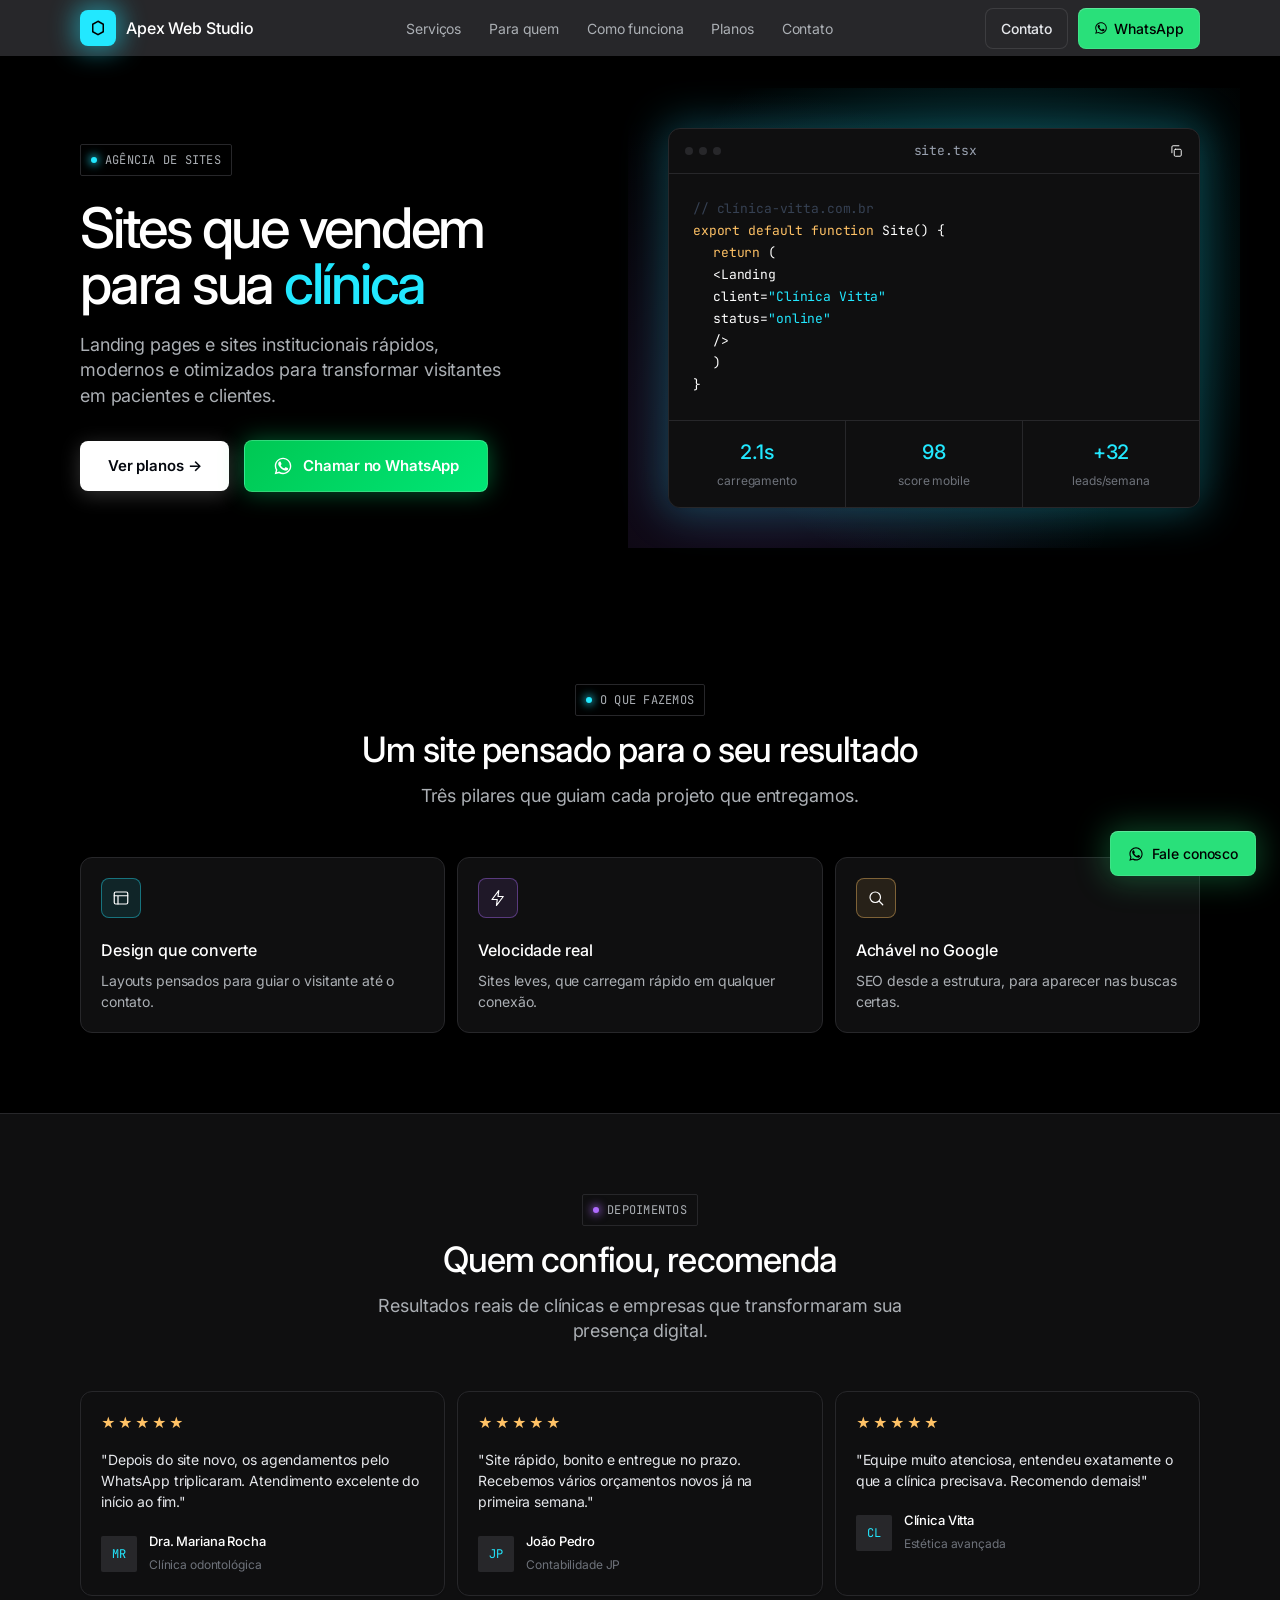
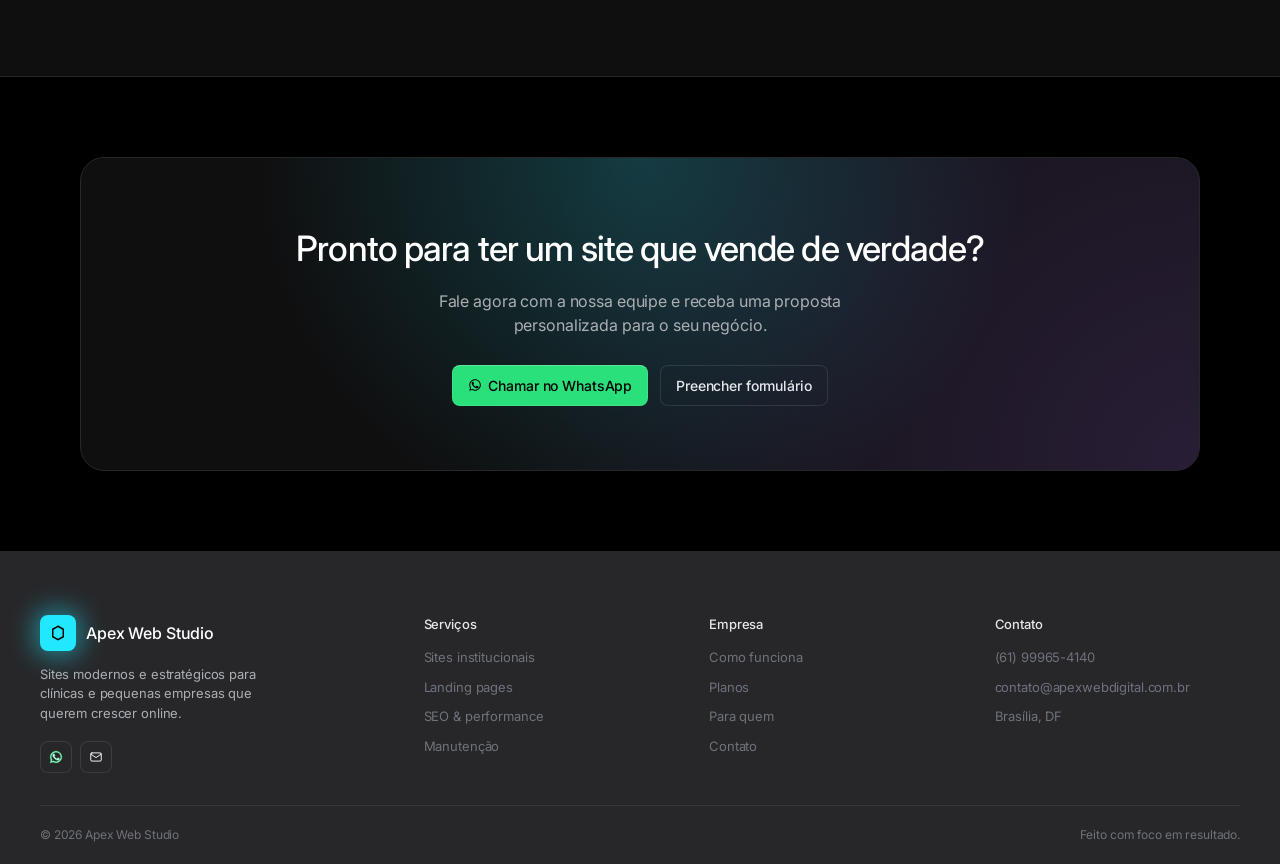
<file: index.html>
<!DOCTYPE html>
<html lang="pt-BR">
<head>
<meta charset="UTF-8">
<meta name="viewport" content="width=device-width, initial-scale=1.0">
<title>Apex Web Studio — Sites para clínicas e pequenas empresas</title>
<meta name="description" content="Sites e landing pages para clínicas e pequenas empresas que precisam converter visitantes em clientes.">
<meta property="og:type" content="website">
<meta property="og:locale" content="pt_BR">
<meta property="og:site_name" content="Apex Web Studio">
<meta property="og:title" content="Apex Web Studio — Sites para clínicas e pequenas empresas">
<meta property="og:description" content="Sites e landing pages para clínicas e pequenas empresas que precisam converter visitantes em clientes.">
<meta property="og:url" content="https://apexwebdigital.com.br/">
<link rel="canonical" href="https://apexwebdigital.com.br/">
<link rel="preconnect" href="https://fonts.googleapis.com">
<link rel="preconnect" href="https://fonts.gstatic.com" crossorigin>
<link href="https://fonts.googleapis.com/css2?family=Inter:wght@400;500&family=JetBrains+Mono:wght@400&display=swap" rel="stylesheet">
<link rel="stylesheet" href="assets/style.css">
</head>
<body>

<svg width="0" height="0" style="position:absolute">
  <symbol id="i-check" viewBox="0 0 24 24" fill="none" stroke="currentColor" stroke-width="2" stroke-linecap="round" stroke-linejoin="round"><path d="M20 6L9 17l-5-5"/></symbol>
  <symbol id="i-arrow" viewBox="0 0 24 24" fill="none" stroke="currentColor" stroke-width="2" stroke-linecap="round" stroke-linejoin="round"><path d="M5 12h14M13 5l7 7-7 7"/></symbol>
  <symbol id="i-copy" viewBox="0 0 24 24" fill="none" stroke="currentColor" stroke-width="1.6" stroke-linecap="round" stroke-linejoin="round"><rect x="9" y="9" width="12" height="12" rx="2"/><path d="M5 15V5a2 2 0 012-2h10"/></symbol>
  <symbol id="i-menu" viewBox="0 0 24 24" fill="none" stroke="currentColor" stroke-width="1.8" stroke-linecap="round"><path d="M4 6h16M4 12h16M4 18h16"/></symbol>
  <symbol id="i-layout" viewBox="0 0 24 24" fill="none" stroke="currentColor" stroke-width="1.6" stroke-linecap="round" stroke-linejoin="round"><rect x="3" y="4" width="18" height="16" rx="2"/><path d="M3 9h18M8 9v11"/></symbol>
  <symbol id="i-zap" viewBox="0 0 24 24" fill="none" stroke="currentColor" stroke-width="1.6" stroke-linecap="round" stroke-linejoin="round"><path d="M13 2L4 14h7l-1 8 9-12h-7l1-8z"/></symbol>
  <symbol id="i-search" viewBox="0 0 24 24" fill="none" stroke="currentColor" stroke-width="1.6" stroke-linecap="round" stroke-linejoin="round"><circle cx="11" cy="11" r="7"/><path d="M21 21l-4.3-4.3"/></symbol>
  <symbol id="i-whatsapp" viewBox="0 0 24 24" fill="currentColor"><path d="M17.47 14.38c-.29-.15-1.71-.85-1.98-.94-.27-.1-.46-.15-.66.15-.2.29-.76.94-.93 1.13-.17.2-.34.22-.63.07-.29-.15-1.22-.45-2.32-1.44-.86-.77-1.44-1.71-1.6-2-.17-.29-.02-.45.13-.6.13-.13.29-.34.44-.51.15-.17.2-.29.29-.49.1-.2.05-.37-.02-.51-.07-.15-.66-1.6-.91-2.19-.24-.58-.48-.5-.66-.51h-.56c-.2 0-.51.07-.78.37-.27.29-1.02 1-1.02 2.44s1.05 2.83 1.19 3.02c.15.2 2.06 3.15 5 4.42.7.3 1.24.48 1.67.61.7.22 1.34.19 1.84.12.56-.08 1.71-.7 1.96-1.37.24-.68.24-1.26.17-1.37-.07-.12-.27-.2-.56-.34z"/><path d="M12.04 2C6.58 2 2.13 6.45 2.13 11.91c0 1.83.5 3.55 1.35 5.03L2 22l5.2-1.44a9.87 9.87 0 004.84 1.25c5.46 0 9.9-4.45 9.9-9.9C21.95 6.45 17.5 2 12.04 2zm0 18.03a8.22 8.22 0 01-4.19-1.15l-.3-.18-3.09.86.83-3.02-.2-.31a8.19 8.19 0 01-1.26-4.32c0-4.53 3.69-8.22 8.23-8.22 2.2 0 4.26.86 5.82 2.42a8.16 8.16 0 012.41 5.81c0 4.54-3.7 8.11-8.24 8.11z"/></symbol>
  <symbol id="i-mail" viewBox="0 0 24 24" fill="none" stroke="currentColor" stroke-width="1.6" stroke-linecap="round" stroke-linejoin="round"><rect x="3" y="5" width="18" height="14" rx="2"/><path d="M3 7l9 6 9-6"/></symbol>
</svg>

<nav class="nav">
  <div class="wrap">
    <a href="index.html" class="brand">
      <span class="brand-mark"><svg viewBox="0 0 24 24" fill="none" stroke-width="2" stroke-linecap="round"><path d="M12 3l7 4v10l-7 4-7-4V7z"/></svg></span>
      Apex Web Studio
    </a>
    <div class="nav-links" id="navLinks">
      <a href="servicos.html">Serviços</a>
      <a href="para-quem.html">Para quem</a>
      <a href="como-funciona.html">Como funciona</a>
      <a href="planos.html">Planos</a>
      <a href="contato.html">Contato</a>
    </div>
    <div class="nav-actions">
      <a class="btn btn-ghost" href="contato.html">Contato</a>
      <a class="btn btn-whatsapp" href="https://wa.me/5561999654140?text=Ol%C3%A1!%20Quero%20um%20site%20para%20meu%20neg%C3%B3cio." target="_blank" rel="noopener">
        <svg viewBox="0 0 24 24"><use href="#i-whatsapp"/></svg> WhatsApp
      </a>
      <button class="nav-toggle" id="navToggle" aria-label="Menu" aria-expanded="false" aria-controls="navLinks"><svg viewBox="0 0 24 24" width="22" height="22"><use href="#i-menu"/></svg></button>
    </div>
  </div>
</nav>

<main>

  <section class="hero">
    <div class="wrap">
      <div class="hero-copy">
        <span class="tag"><span class="dot"></span>Agência de sites</span>
        <h1>Sites que vendem<br>para sua <em>clínica</em></h1>
        <p>Landing pages e sites institucionais rápidos, modernos e otimizados para transformar visitantes em pacientes e clientes.</p>
        <div class="hero-cta">
          <a href="planos.html" class="btn-white">Ver planos &rarr;</a>
          <a href="https://wa.me/5561999654140?text=Ol%C3%A1!%20Quero%20falar%20sobre%20um%20site." target="_blank" rel="noopener" class="btn-green-glow">
            <svg class="whatsapp-icon" viewBox="0 0 24 24"><use href="#i-whatsapp"/></svg> Chamar no WhatsApp
          </a>
        </div>
      </div>

      <div class="hero-visual">
        <div class="editor">
          <div class="editor-bar">
            <div class="editor-dots"><span></span><span></span><span></span></div>
            <div class="editor-file">site.tsx</div>
            <svg class="editor-copy" viewBox="0 0 24 24"><use href="#i-copy"/></svg>
          </div>
          <div class="editor-body">
            <div><span class="cm">// clínica-vitta.com.br</span></div>
            <div><span class="kw">export default function</span> Site() {</div>
            <div class="in"><span class="kw">return</span> (</div>
            <div class="in in">&lt;Landing</div>
            <div class="in in in">client=<span class="str">"Clínica Vitta"</span></div>
            <div class="in in in">status=<span class="str">"online"</span></div>
            <div class="in in">/&gt;</div>
            <div class="in">)</div>
            <div>}</div>
          </div>
          <div class="editor-stats">
            <div><strong>2.1s</strong><span>carregamento</span></div>
            <div><strong>98</strong><span>score mobile</span></div>
            <div><strong>+32</strong><span>leads/semana</span></div>
          </div>
        </div>
      </div>
    </div>
  </section>

  <section class="section">
    <div class="wrap">
      <div class="heading center">
        <span class="tag"><span class="dot"></span>O que fazemos</span>
        <h2>Um site pensado para o seu resultado</h2>
        <p>Três pilares que guiam cada projeto que entregamos.</p>
      </div>

      <div class="grid grid-3">
        <div class="card">
          <div class="card-icon c-cyan"><svg viewBox="0 0 24 24"><use href="#i-layout"/></svg></div>
          <h3>Design que converte</h3>
          <p>Layouts pensados para guiar o visitante até o contato.</p>
        </div>
        <div class="card">
          <div class="card-icon c-violet"><svg viewBox="0 0 24 24"><use href="#i-zap"/></svg></div>
          <h3>Velocidade real</h3>
          <p>Sites leves, que carregam rápido em qualquer conexão.</p>
        </div>
        <div class="card">
          <div class="card-icon c-amber"><svg viewBox="0 0 24 24"><use href="#i-search"/></svg></div>
          <h3>Achável no Google</h3>
          <p>SEO desde a estrutura, para aparecer nas buscas certas.</p>
        </div>
      </div>
    </div>
  </section>

  <section class="section section-alt">
    <div class="wrap">
      <div class="heading center">
        <span class="tag violet"><span class="dot"></span>Depoimentos</span>
        <h2>Quem confiou, recomenda</h2>
        <p>Resultados reais de clínicas e empresas que transformaram sua presença digital.</p>
      </div>

      <div class="grid grid-3">
        <div class="card testimonial">
          <div class="stars">★★★★★</div>
          <p>"Depois do site novo, os agendamentos pelo WhatsApp triplicaram. Atendimento excelente do início ao fim."</p>
          <div class="testimonial-author">
            <div class="avatar">MR</div>
            <div><strong>Dra. Mariana Rocha</strong><span>Clínica odontológica</span></div>
          </div>
        </div>
        <div class="card testimonial">
          <div class="stars">★★★★★</div>
          <p>"Site rápido, bonito e entregue no prazo. Recebemos vários orçamentos novos já na primeira semana."</p>
          <div class="testimonial-author">
            <div class="avatar">JP</div>
            <div><strong>João Pedro</strong><span>Contabilidade JP</span></div>
          </div>
        </div>
        <div class="card testimonial">
          <div class="stars">★★★★★</div>
          <p>"Equipe muito atenciosa, entendeu exatamente o que a clínica precisava. Recomendo demais!"</p>
          <div class="testimonial-author">
            <div class="avatar">CL</div>
            <div><strong>Clínica Vitta</strong><span>Estética avançada</span></div>
          </div>
        </div>
      </div>
    </div>
  </section>

  <section class="section">
    <div class="wrap">
      <div class="cta">
        <div class="cta-content">
          <h2>Pronto para ter um site que vende de verdade?</h2>
          <p>Fale agora com a nossa equipe e receba uma proposta personalizada para o seu negócio.</p>
          <div class="cta-actions">
            <a class="btn btn-whatsapp" href="https://wa.me/5561999654140?text=Ol%C3%A1!%20Quero%20um%20site%20para%20meu%20neg%C3%B3cio." target="_blank" rel="noopener">
              <svg viewBox="0 0 24 24"><use href="#i-whatsapp"/></svg> Chamar no WhatsApp
            </a>
            <a class="btn btn-ghost" href="contato.html">Preencher formulário</a>
          </div>
        </div>
      </div>
    </div>
  </section>

</main>

<footer>
  <div class="wrap footer-grid">
    <div class="footer-brand">
      <a href="index.html" class="brand">
        <span class="brand-mark"><svg viewBox="0 0 24 24" fill="none" stroke-width="2" stroke-linecap="round"><path d="M12 3l7 4v10l-7 4-7-4V7z"/></svg></span>
        Apex Web Studio
      </a>
      <p>Sites modernos e estratégicos para clínicas e pequenas empresas que querem crescer online.</p>
      <div class="footer-social">
        <a class="i-green" href="https://wa.me/5561999654140" target="_blank" rel="noopener" aria-label="WhatsApp"><svg viewBox="0 0 24 24"><use href="#i-whatsapp"/></svg></a>
        <a class="i-cyan" href="mailto:contato@apexwebdigital.com.br" aria-label="E-mail"><svg viewBox="0 0 24 24"><use href="#i-mail"/></svg></a>
      </div>
    </div>

    <div class="footer-col">
      <h5>Serviços</h5>
      <ul>
        <li><a href="servicos.html">Sites institucionais</a></li>
        <li><a href="servicos.html">Landing pages</a></li>
        <li><a href="servicos.html">SEO &amp; performance</a></li>
        <li><a href="servicos.html">Manutenção</a></li>
      </ul>
    </div>

    <div class="footer-col">
      <h5>Empresa</h5>
      <ul>
        <li><a href="como-funciona.html">Como funciona</a></li>
        <li><a href="planos.html">Planos</a></li>
        <li><a href="para-quem.html">Para quem</a></li>
        <li><a href="contato.html">Contato</a></li>
      </ul>
    </div>

    <div class="footer-col">
      <h5>Contato</h5>
      <ul>
        <li><a href="https://wa.me/5561999654140" target="_blank" rel="noopener">(61) 99965-4140</a></li>
        <li><a href="mailto:contato@apexwebdigital.com.br">contato@apexwebdigital.com.br</a></li>
        <li>Brasília, DF</li>
      </ul>
    </div>
  </div>
  <div class="wrap footer-bottom">
    <span>© <span id="year"></span> Apex Web Studio</span>
    <span>Feito com foco em resultado.</span>
  </div>
</footer>

<a class="wa-float" href="https://wa.me/5561999654140?text=Ol%C3%A1!%20Vim%20pelo%20site%20e%20quero%20saber%20mais." target="_blank" rel="noopener" aria-label="Falar no WhatsApp">
  <svg viewBox="0 0 24 24"><use href="#i-whatsapp"/></svg>
  <span>Fale conosco</span>
</a>

<script src="assets/app.js"></script>
</body>
</html>
</file>
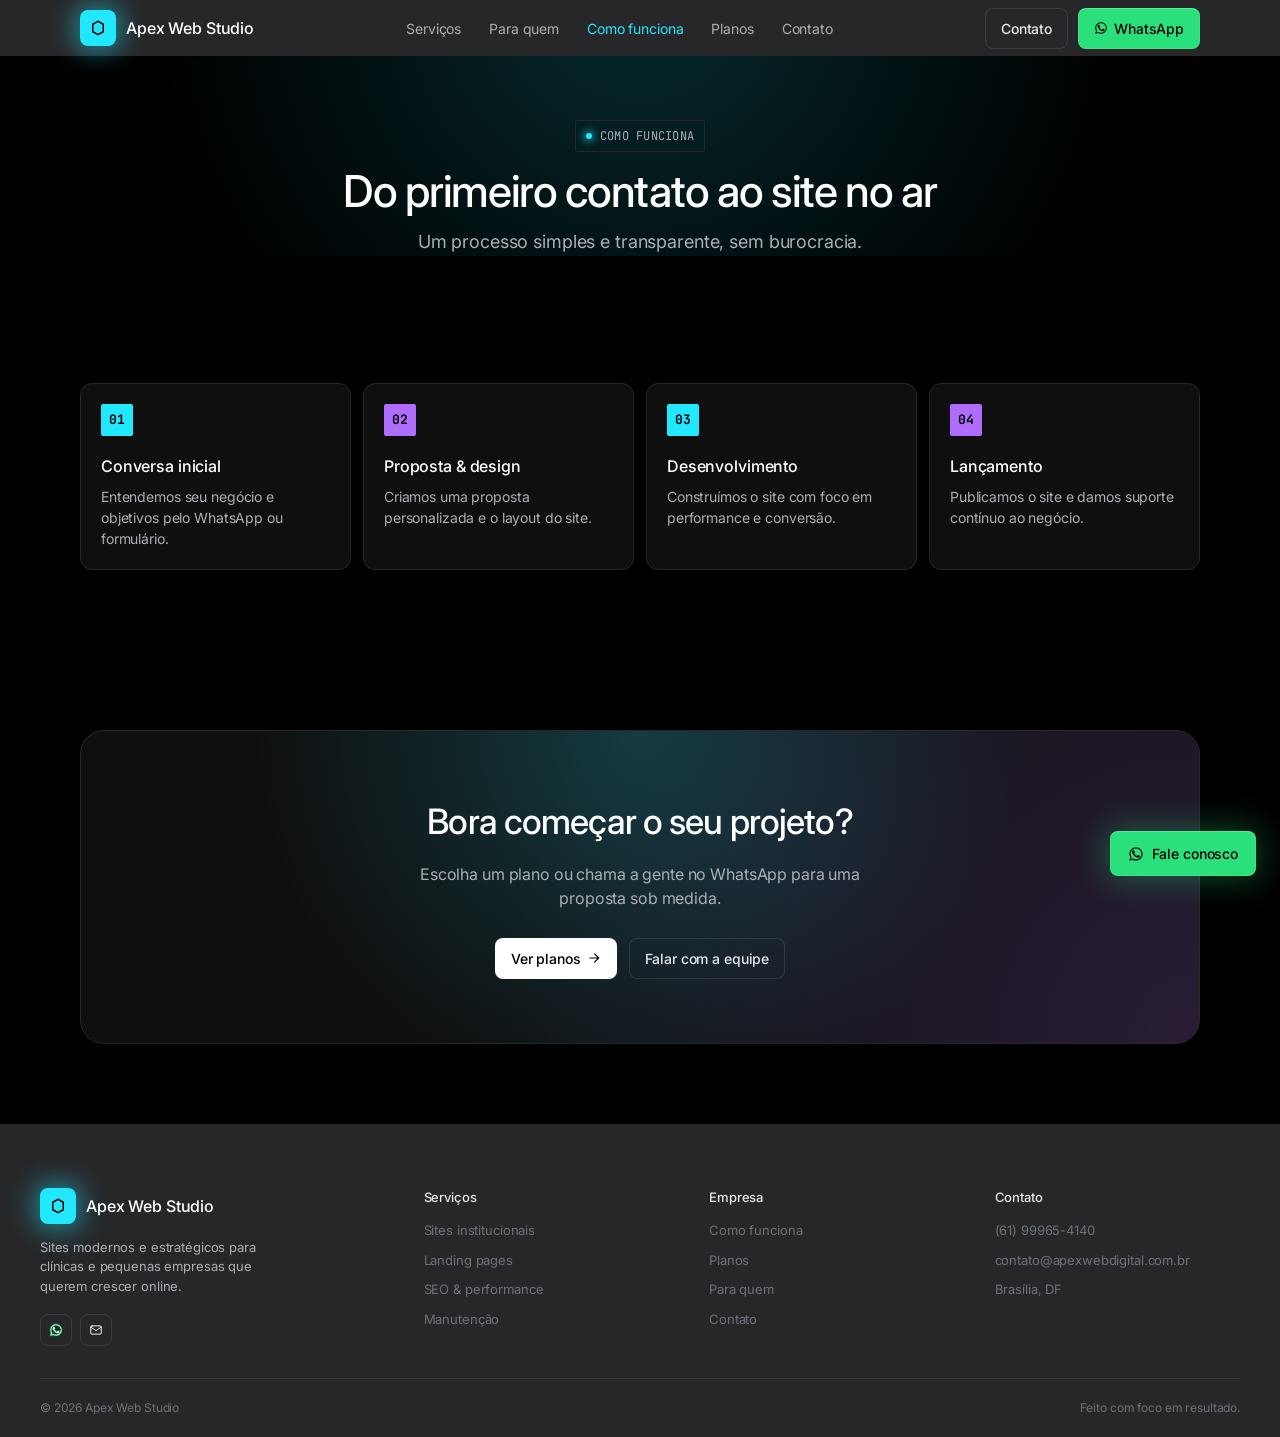
<file: como-funciona.html>
<!DOCTYPE html>
<html lang="pt-BR">
<head>
<meta charset="UTF-8">
<meta name="viewport" content="width=device-width, initial-scale=1.0">
<title>Como funciona — Apex Web Studio</title>
<meta name="description" content="Do primeiro contato ao site no ar: veja como funciona o processo da Apex Web Studio.">
<meta property="og:type" content="website">
<meta property="og:locale" content="pt_BR">
<meta property="og:site_name" content="Apex Web Studio">
<meta property="og:title" content="Como funciona — Apex Web Studio">
<meta property="og:description" content="Do primeiro contato ao site no ar: veja como funciona o processo da Apex Web Studio.">
<meta property="og:url" content="https://apexwebdigital.com.br/como-funciona.html">
<link rel="canonical" href="https://apexwebdigital.com.br/como-funciona.html">
<link rel="preconnect" href="https://fonts.googleapis.com">
<link rel="preconnect" href="https://fonts.gstatic.com" crossorigin>
<link href="https://fonts.googleapis.com/css2?family=Inter:wght@400;500&family=JetBrains+Mono:wght@400&display=swap" rel="stylesheet">
<link rel="stylesheet" href="assets/style.css">
</head>
<body>

<svg width="0" height="0" style="position:absolute">
  <symbol id="i-arrow" viewBox="0 0 24 24" fill="none" stroke="currentColor" stroke-width="2" stroke-linecap="round" stroke-linejoin="round"><path d="M5 12h14M13 5l7 7-7 7"/></symbol>
  <symbol id="i-menu" viewBox="0 0 24 24" fill="none" stroke="currentColor" stroke-width="1.8" stroke-linecap="round"><path d="M4 6h16M4 12h16M4 18h16"/></symbol>
  <symbol id="i-whatsapp" viewBox="0 0 24 24" fill="currentColor"><path d="M17.47 14.38c-.29-.15-1.71-.85-1.98-.94-.27-.1-.46-.15-.66.15-.2.29-.76.94-.93 1.13-.17.2-.34.22-.63.07-.29-.15-1.22-.45-2.32-1.44-.86-.77-1.44-1.71-1.6-2-.17-.29-.02-.45.13-.6.13-.13.29-.34.44-.51.15-.17.2-.29.29-.49.1-.2.05-.37-.02-.51-.07-.15-.66-1.6-.91-2.19-.24-.58-.48-.5-.66-.51h-.56c-.2 0-.51.07-.78.37-.27.29-1.02 1-1.02 2.44s1.05 2.83 1.19 3.02c.15.2 2.06 3.15 5 4.42.7.3 1.24.48 1.67.61.7.22 1.34.19 1.84.12.56-.08 1.71-.7 1.96-1.37.24-.68.24-1.26.17-1.37-.07-.12-.27-.2-.56-.34z"/><path d="M12.04 2C6.58 2 2.13 6.45 2.13 11.91c0 1.83.5 3.55 1.35 5.03L2 22l5.2-1.44a9.87 9.87 0 004.84 1.25c5.46 0 9.9-4.45 9.9-9.9C21.95 6.45 17.5 2 12.04 2zm0 18.03a8.22 8.22 0 01-4.19-1.15l-.3-.18-3.09.86.83-3.02-.2-.31a8.19 8.19 0 01-1.26-4.32c0-4.53 3.69-8.22 8.23-8.22 2.2 0 4.26.86 5.82 2.42a8.16 8.16 0 012.41 5.81c0 4.54-3.7 8.11-8.24 8.11z"/></symbol>
  <symbol id="i-mail" viewBox="0 0 24 24" fill="none" stroke="currentColor" stroke-width="1.6" stroke-linecap="round" stroke-linejoin="round"><rect x="3" y="5" width="18" height="14" rx="2"/><path d="M3 7l9 6 9-6"/></symbol>
</svg>

<nav class="nav">
  <div class="wrap">
    <a href="index.html" class="brand">
      <span class="brand-mark"><svg viewBox="0 0 24 24" fill="none" stroke-width="2" stroke-linecap="round"><path d="M12 3l7 4v10l-7 4-7-4V7z"/></svg></span>
      Apex Web Studio
    </a>
    <div class="nav-links" id="navLinks">
      <a href="servicos.html">Serviços</a>
      <a href="para-quem.html">Para quem</a>
      <a href="como-funciona.html" class="is-active">Como funciona</a>
      <a href="planos.html">Planos</a>
      <a href="contato.html">Contato</a>
    </div>
    <div class="nav-actions">
      <a class="btn btn-ghost" href="contato.html">Contato</a>
      <a class="btn btn-whatsapp" href="https://wa.me/5561999654140?text=Ol%C3%A1!%20Quero%20um%20site%20para%20meu%20neg%C3%B3cio." target="_blank" rel="noopener">
        <svg viewBox="0 0 24 24"><use href="#i-whatsapp"/></svg> WhatsApp
      </a>
      <button class="nav-toggle" id="navToggle" aria-label="Menu" aria-expanded="false" aria-controls="navLinks"><svg viewBox="0 0 24 24" width="22" height="22"><use href="#i-menu"/></svg></button>
    </div>
  </div>
</nav>

<main>

  <header class="page-header glow-cyan">
    <div class="wrap">
      <span class="tag"><span class="dot"></span>Como funciona</span>
      <h1>Do primeiro contato ao site no ar</h1>
      <p>Um processo simples e transparente, sem burocracia.</p>
    </div>
  </header>

  <section class="section">
    <div class="wrap">
      <div class="grid grid-4">
        <div class="card step">
          <span class="step-num">01</span>
          <h4>Conversa inicial</h4>
          <p>Entendemos seu negócio e objetivos pelo WhatsApp ou formulário.</p>
        </div>
        <div class="card step">
          <span class="step-num">02</span>
          <h4>Proposta &amp; design</h4>
          <p>Criamos uma proposta personalizada e o layout do site.</p>
        </div>
        <div class="card step">
          <span class="step-num">03</span>
          <h4>Desenvolvimento</h4>
          <p>Construímos o site com foco em performance e conversão.</p>
        </div>
        <div class="card step">
          <span class="step-num">04</span>
          <h4>Lançamento</h4>
          <p>Publicamos o site e damos suporte contínuo ao negócio.</p>
        </div>
      </div>
    </div>
  </section>

  <section class="section">
    <div class="wrap">
      <div class="cta">
        <div class="cta-content">
          <h2>Bora começar o seu projeto?</h2>
          <p>Escolha um plano ou chama a gente no WhatsApp para uma proposta sob medida.</p>
          <div class="cta-actions">
            <a class="btn btn-primary" href="planos.html">Ver planos <svg viewBox="0 0 24 24"><use href="#i-arrow"/></svg></a>
            <a class="btn btn-ghost" href="contato.html">Falar com a equipe</a>
          </div>
        </div>
      </div>
    </div>
  </section>

</main>

<footer>
  <div class="wrap footer-grid">
    <div class="footer-brand">
      <a href="index.html" class="brand">
        <span class="brand-mark"><svg viewBox="0 0 24 24" fill="none" stroke-width="2" stroke-linecap="round"><path d="M12 3l7 4v10l-7 4-7-4V7z"/></svg></span>
        Apex Web Studio
      </a>
      <p>Sites modernos e estratégicos para clínicas e pequenas empresas que querem crescer online.</p>
      <div class="footer-social">
        <a class="i-green" href="https://wa.me/5561999654140" target="_blank" rel="noopener" aria-label="WhatsApp"><svg viewBox="0 0 24 24"><use href="#i-whatsapp"/></svg></a>
        <a class="i-cyan" href="mailto:contato@apexwebdigital.com.br" aria-label="E-mail"><svg viewBox="0 0 24 24"><use href="#i-mail"/></svg></a>
      </div>
    </div>

    <div class="footer-col">
      <h5>Serviços</h5>
      <ul>
        <li><a href="servicos.html">Sites institucionais</a></li>
        <li><a href="servicos.html">Landing pages</a></li>
        <li><a href="servicos.html">SEO &amp; performance</a></li>
        <li><a href="servicos.html">Manutenção</a></li>
      </ul>
    </div>

    <div class="footer-col">
      <h5>Empresa</h5>
      <ul>
        <li><a href="como-funciona.html">Como funciona</a></li>
        <li><a href="planos.html">Planos</a></li>
        <li><a href="para-quem.html">Para quem</a></li>
        <li><a href="contato.html">Contato</a></li>
      </ul>
    </div>

    <div class="footer-col">
      <h5>Contato</h5>
      <ul>
        <li><a href="https://wa.me/5561999654140" target="_blank" rel="noopener">(61) 99965-4140</a></li>
        <li><a href="mailto:contato@apexwebdigital.com.br">contato@apexwebdigital.com.br</a></li>
        <li>Brasília, DF</li>
      </ul>
    </div>
  </div>
  <div class="wrap footer-bottom">
    <span>© <span id="year"></span> Apex Web Studio</span>
    <span>Feito com foco em resultado.</span>
  </div>
</footer>

<a class="wa-float" href="https://wa.me/5561999654140?text=Ol%C3%A1!%20Vim%20pelo%20site%20e%20quero%20saber%20mais." target="_blank" rel="noopener" aria-label="Falar no WhatsApp">
  <svg viewBox="0 0 24 24"><use href="#i-whatsapp"/></svg>
  <span>Fale conosco</span>
</a>

<script src="assets/app.js"></script>
</body>
</html>
</file>
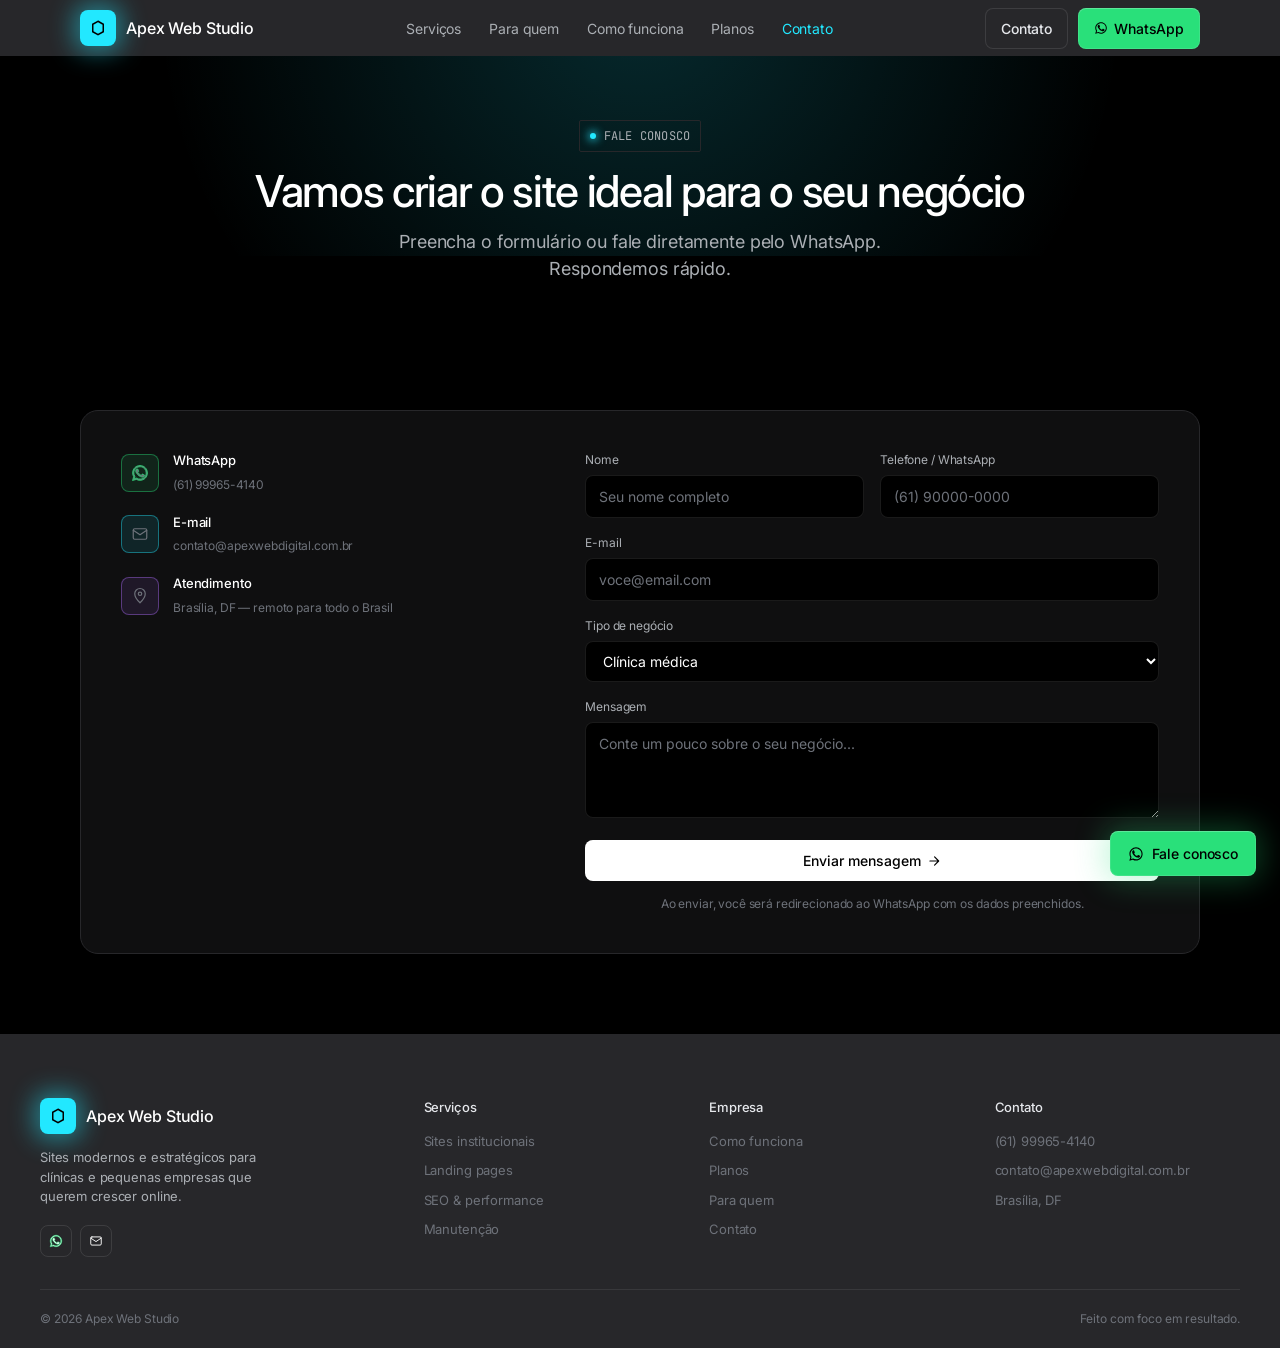
<file: contato.html>
<!DOCTYPE html>
<html lang="pt-BR">
<head>
<meta charset="UTF-8">
<meta name="viewport" content="width=device-width, initial-scale=1.0">
<title>Contato — Apex Web Studio</title>
<meta name="description" content="Fale com a Apex Web Studio pelo WhatsApp, e-mail ou formulário e receba uma proposta para o seu site.">
<meta property="og:type" content="website">
<meta property="og:locale" content="pt_BR">
<meta property="og:site_name" content="Apex Web Studio">
<meta property="og:title" content="Contato — Apex Web Studio">
<meta property="og:description" content="Fale com a Apex Web Studio pelo WhatsApp, e-mail ou formulário e receba uma proposta para o seu site.">
<meta property="og:url" content="https://apexwebdigital.com.br/contato.html">
<link rel="canonical" href="https://apexwebdigital.com.br/contato.html">
<link rel="preconnect" href="https://fonts.googleapis.com">
<link rel="preconnect" href="https://fonts.gstatic.com" crossorigin>
<link href="https://fonts.googleapis.com/css2?family=Inter:wght@400;500&family=JetBrains+Mono:wght@400&display=swap" rel="stylesheet">
<link rel="stylesheet" href="assets/style.css">
</head>
<body>

<svg width="0" height="0" style="position:absolute">
  <symbol id="i-check" viewBox="0 0 24 24" fill="none" stroke="currentColor" stroke-width="2" stroke-linecap="round" stroke-linejoin="round"><path d="M20 6L9 17l-5-5"/></symbol>
  <symbol id="i-arrow" viewBox="0 0 24 24" fill="none" stroke="currentColor" stroke-width="2" stroke-linecap="round" stroke-linejoin="round"><path d="M5 12h14M13 5l7 7-7 7"/></symbol>
  <symbol id="i-menu" viewBox="0 0 24 24" fill="none" stroke="currentColor" stroke-width="1.8" stroke-linecap="round"><path d="M4 6h16M4 12h16M4 18h16"/></symbol>
  <symbol id="i-pin" viewBox="0 0 24 24" fill="none" stroke="currentColor" stroke-width="1.6" stroke-linecap="round" stroke-linejoin="round"><path d="M12 21s7-6.5 7-12a7 7 0 10-14 0c0 5.5 7 12 7 12z"/><circle cx="12" cy="9" r="2.3"/></symbol>
  <symbol id="i-whatsapp" viewBox="0 0 24 24" fill="currentColor"><path d="M17.47 14.38c-.29-.15-1.71-.85-1.98-.94-.27-.1-.46-.15-.66.15-.2.29-.76.94-.93 1.13-.17.2-.34.22-.63.07-.29-.15-1.22-.45-2.32-1.44-.86-.77-1.44-1.71-1.6-2-.17-.29-.02-.45.13-.6.13-.13.29-.34.44-.51.15-.17.2-.29.29-.49.1-.2.05-.37-.02-.51-.07-.15-.66-1.6-.91-2.19-.24-.58-.48-.5-.66-.51h-.56c-.2 0-.51.07-.78.37-.27.29-1.02 1-1.02 2.44s1.05 2.83 1.19 3.02c.15.2 2.06 3.15 5 4.42.7.3 1.24.48 1.67.61.7.22 1.34.19 1.84.12.56-.08 1.71-.7 1.96-1.37.24-.68.24-1.26.17-1.37-.07-.12-.27-.2-.56-.34z"/><path d="M12.04 2C6.58 2 2.13 6.45 2.13 11.91c0 1.83.5 3.55 1.35 5.03L2 22l5.2-1.44a9.87 9.87 0 004.84 1.25c5.46 0 9.9-4.45 9.9-9.9C21.95 6.45 17.5 2 12.04 2zm0 18.03a8.22 8.22 0 01-4.19-1.15l-.3-.18-3.09.86.83-3.02-.2-.31a8.19 8.19 0 01-1.26-4.32c0-4.53 3.69-8.22 8.23-8.22 2.2 0 4.26.86 5.82 2.42a8.16 8.16 0 012.41 5.81c0 4.54-3.7 8.11-8.24 8.11z"/></symbol>
  <symbol id="i-mail" viewBox="0 0 24 24" fill="none" stroke="currentColor" stroke-width="1.6" stroke-linecap="round" stroke-linejoin="round"><rect x="3" y="5" width="18" height="14" rx="2"/><path d="M3 7l9 6 9-6"/></symbol>
</svg>

<nav class="nav">
  <div class="wrap">
    <a href="index.html" class="brand">
      <span class="brand-mark"><svg viewBox="0 0 24 24" fill="none" stroke-width="2" stroke-linecap="round"><path d="M12 3l7 4v10l-7 4-7-4V7z"/></svg></span>
      Apex Web Studio
    </a>
    <div class="nav-links" id="navLinks">
      <a href="servicos.html">Serviços</a>
      <a href="para-quem.html">Para quem</a>
      <a href="como-funciona.html">Como funciona</a>
      <a href="planos.html">Planos</a>
      <a href="contato.html" class="is-active">Contato</a>
    </div>
    <div class="nav-actions">
      <a class="btn btn-ghost" href="contato.html">Contato</a>
      <a class="btn btn-whatsapp" href="https://wa.me/5561999654140?text=Ol%C3%A1!%20Quero%20um%20site%20para%20meu%20neg%C3%B3cio." target="_blank" rel="noopener">
        <svg viewBox="0 0 24 24"><use href="#i-whatsapp"/></svg> WhatsApp
      </a>
      <button class="nav-toggle" id="navToggle" aria-label="Menu" aria-expanded="false" aria-controls="navLinks"><svg viewBox="0 0 24 24" width="22" height="22"><use href="#i-menu"/></svg></button>
    </div>
  </div>
</nav>

<main>

  <header class="page-header glow-cyan">
    <div class="wrap">
      <span class="tag"><span class="dot"></span>Fale conosco</span>
      <h1>Vamos criar o site ideal para o seu negócio</h1>
      <p>Preencha o formulário ou fale diretamente pelo WhatsApp. Respondemos rápido.</p>
    </div>
  </header>

  <section class="section">
    <div class="wrap">
      <div class="contact">
        <div class="contact-info">
          <ul class="contact-list">
            <li>
              <span class="card-icon c-green"><svg viewBox="0 0 24 24"><use href="#i-whatsapp"/></svg></span>
              <div><strong>WhatsApp</strong><span>(61) 99965-4140</span></div>
            </li>
            <li>
              <span class="card-icon c-cyan"><svg viewBox="0 0 24 24"><use href="#i-mail"/></svg></span>
              <div><strong>E-mail</strong><span>contato@apexwebdigital.com.br</span></div>
            </li>
            <li>
              <span class="card-icon c-violet"><svg viewBox="0 0 24 24"><use href="#i-pin"/></svg></span>
              <div><strong>Atendimento</strong><span>Brasília, DF — remoto para todo o Brasil</span></div>
            </li>
          </ul>
        </div>

        <form id="contactForm">
          <div class="field-row">
            <div class="field">
              <label for="name">Nome</label>
              <input type="text" id="name" autocomplete="name" placeholder="Seu nome completo" required>
            </div>
            <div class="field">
              <label for="phone">Telefone / WhatsApp</label>
              <input type="tel" id="phone" autocomplete="tel" placeholder="(61) 90000-0000" required>
            </div>
          </div>

          <div class="field">
            <label for="email">E-mail</label>
            <input type="email" id="email" autocomplete="email" placeholder="voce@email.com" required>
          </div>

          <div class="field">
            <label for="segment">Tipo de negócio</label>
            <select id="segment">
              <option>Clínica médica</option>
              <option>Odontologia</option>
              <option>Estética &amp; bem-estar</option>
              <option>Pequena empresa</option>
              <option>Outro</option>
            </select>
          </div>

          <div class="field">
            <label for="message">Mensagem</label>
            <textarea id="message" placeholder="Conte um pouco sobre o seu negócio..."></textarea>
          </div>

          <button type="submit" class="btn btn-primary btn-block">Enviar mensagem <svg viewBox="0 0 24 24"><use href="#i-arrow"/></svg></button>
          <p class="form-note">Ao enviar, você será redirecionado ao WhatsApp com os dados preenchidos.</p>
          <div class="form-success" id="formSuccess">
            <svg viewBox="0 0 24 24"><use href="#i-check"/></svg>
            Tudo certo! Abrindo o WhatsApp...
          </div>
        </form>
      </div>
    </div>
  </section>

</main>

<footer>
  <div class="wrap footer-grid">
    <div class="footer-brand">
      <a href="index.html" class="brand">
        <span class="brand-mark"><svg viewBox="0 0 24 24" fill="none" stroke-width="2" stroke-linecap="round"><path d="M12 3l7 4v10l-7 4-7-4V7z"/></svg></span>
        Apex Web Studio
      </a>
      <p>Sites modernos e estratégicos para clínicas e pequenas empresas que querem crescer online.</p>
      <div class="footer-social">
        <a class="i-green" href="https://wa.me/5561999654140" target="_blank" rel="noopener" aria-label="WhatsApp"><svg viewBox="0 0 24 24"><use href="#i-whatsapp"/></svg></a>
        <a class="i-cyan" href="mailto:contato@apexwebdigital.com.br" aria-label="E-mail"><svg viewBox="0 0 24 24"><use href="#i-mail"/></svg></a>
      </div>
    </div>

    <div class="footer-col">
      <h5>Serviços</h5>
      <ul>
        <li><a href="servicos.html">Sites institucionais</a></li>
        <li><a href="servicos.html">Landing pages</a></li>
        <li><a href="servicos.html">SEO &amp; performance</a></li>
        <li><a href="servicos.html">Manutenção</a></li>
      </ul>
    </div>

    <div class="footer-col">
      <h5>Empresa</h5>
      <ul>
        <li><a href="como-funciona.html">Como funciona</a></li>
        <li><a href="planos.html">Planos</a></li>
        <li><a href="para-quem.html">Para quem</a></li>
        <li><a href="contato.html">Contato</a></li>
      </ul>
    </div>

    <div class="footer-col">
      <h5>Contato</h5>
      <ul>
        <li><a href="https://wa.me/5561999654140" target="_blank" rel="noopener">(61) 99965-4140</a></li>
        <li><a href="mailto:contato@apexwebdigital.com.br">contato@apexwebdigital.com.br</a></li>
        <li>Brasília, DF</li>
      </ul>
    </div>
  </div>
  <div class="wrap footer-bottom">
    <span>© <span id="year"></span> Apex Web Studio</span>
    <span>Feito com foco em resultado.</span>
  </div>
</footer>

<a class="wa-float" href="https://wa.me/5561999654140?text=Ol%C3%A1!%20Vim%20pelo%20site%20e%20quero%20saber%20mais." target="_blank" rel="noopener" aria-label="Falar no WhatsApp">
  <svg viewBox="0 0 24 24"><use href="#i-whatsapp"/></svg>
  <span>Fale conosco</span>
</a>

<script src="assets/app.js"></script>
</body>
</html>
</file>
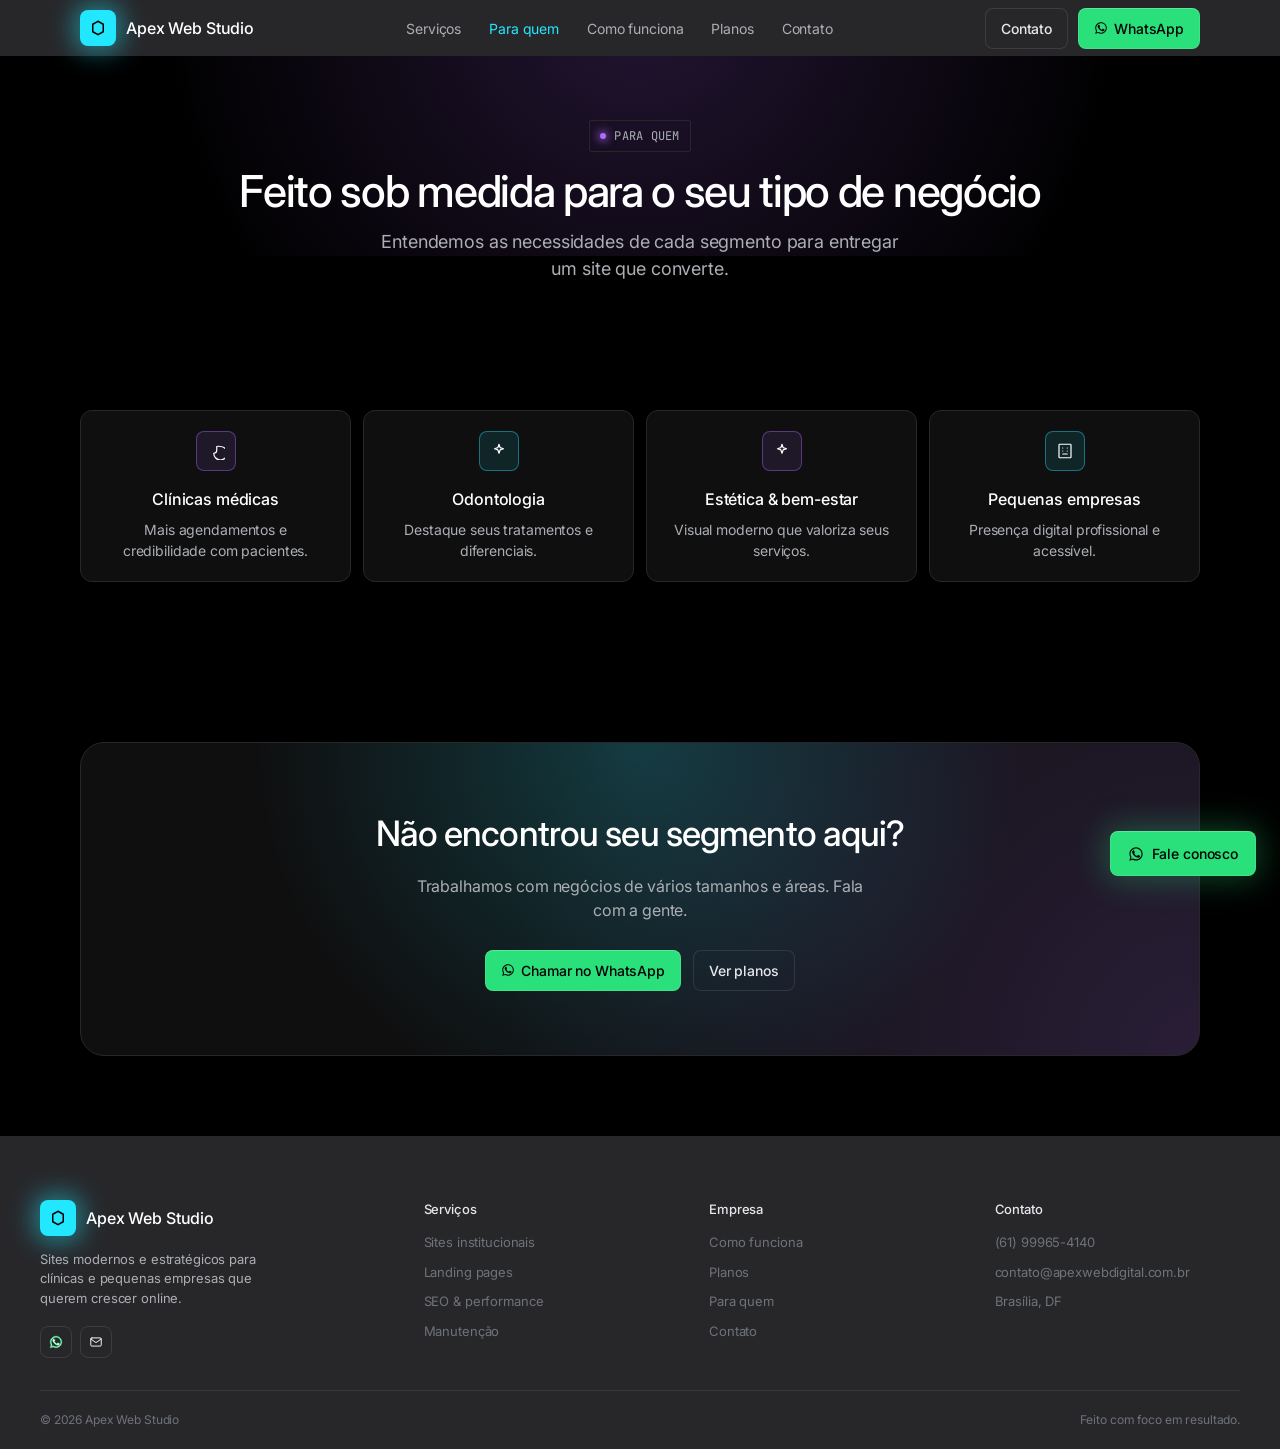
<file: para-quem.html>
<!DOCTYPE html>
<html lang="pt-BR">
<head>
<meta charset="UTF-8">
<meta name="viewport" content="width=device-width, initial-scale=1.0">
<title>Para quem — Apex Web Studio</title>
<meta name="description" content="Sites feitos sob medida para clínicas médicas, odontologia, estética e pequenas empresas.">
<meta property="og:type" content="website">
<meta property="og:locale" content="pt_BR">
<meta property="og:site_name" content="Apex Web Studio">
<meta property="og:title" content="Para quem — Apex Web Studio">
<meta property="og:description" content="Sites feitos sob medida para clínicas médicas, odontologia, estética e pequenas empresas.">
<meta property="og:url" content="https://apexwebdigital.com.br/para-quem.html">
<link rel="canonical" href="https://apexwebdigital.com.br/para-quem.html">
<link rel="preconnect" href="https://fonts.googleapis.com">
<link rel="preconnect" href="https://fonts.gstatic.com" crossorigin>
<link href="https://fonts.googleapis.com/css2?family=Inter:wght@400;500&family=JetBrains+Mono:wght@400&display=swap" rel="stylesheet">
<link rel="stylesheet" href="assets/style.css">
</head>
<body>

<svg width="0" height="0" style="position:absolute">
  <symbol id="i-arrow" viewBox="0 0 24 24" fill="none" stroke="currentColor" stroke-width="2" stroke-linecap="round" stroke-linejoin="round"><path d="M5 12h14M13 5l7 7-7 7"/></symbol>
  <symbol id="i-menu" viewBox="0 0 24 24" fill="none" stroke="currentColor" stroke-width="1.8" stroke-linecap="round"><path d="M4 6h16M4 12h16M4 18h16"/></symbol>
  <symbol id="i-cross" viewBox="0 0 24 24" fill="none" stroke="currentColor" stroke-width="1.6" stroke-linecap="round" stroke-linejoin="round"><path d="M18 6a9 9 0 11-9 9 4 4 0 004-4V6a9 9 0 015 0z"/></symbol>
  <symbol id="i-sparkle" viewBox="0 0 24 24" fill="none" stroke="currentColor" stroke-width="1.6" stroke-linecap="round" stroke-linejoin="round"><path d="M12 3l1.5 4.5L18 9l-4.5 1.5L12 15l-1.5-4.5L6 9l4.5-1.5z"/></symbol>
  <symbol id="i-building" viewBox="0 0 24 24" fill="none" stroke="currentColor" stroke-width="1.6" stroke-linecap="round" stroke-linejoin="round"><rect x="4" y="3" width="16" height="18" rx="1"/><path d="M9 8h.01M15 8h.01M9 12h.01M15 12h.01M9 16h6"/></symbol>
  <symbol id="i-whatsapp" viewBox="0 0 24 24" fill="currentColor"><path d="M17.47 14.38c-.29-.15-1.71-.85-1.98-.94-.27-.1-.46-.15-.66.15-.2.29-.76.94-.93 1.13-.17.2-.34.22-.63.07-.29-.15-1.22-.45-2.32-1.44-.86-.77-1.44-1.71-1.6-2-.17-.29-.02-.45.13-.6.13-.13.29-.34.44-.51.15-.17.2-.29.29-.49.1-.2.05-.37-.02-.51-.07-.15-.66-1.6-.91-2.19-.24-.58-.48-.5-.66-.51h-.56c-.2 0-.51.07-.78.37-.27.29-1.02 1-1.02 2.44s1.05 2.83 1.19 3.02c.15.2 2.06 3.15 5 4.42.7.3 1.24.48 1.67.61.7.22 1.34.19 1.84.12.56-.08 1.71-.7 1.96-1.37.24-.68.24-1.26.17-1.37-.07-.12-.27-.2-.56-.34z"/><path d="M12.04 2C6.58 2 2.13 6.45 2.13 11.91c0 1.83.5 3.55 1.35 5.03L2 22l5.2-1.44a9.87 9.87 0 004.84 1.25c5.46 0 9.9-4.45 9.9-9.9C21.95 6.45 17.5 2 12.04 2zm0 18.03a8.22 8.22 0 01-4.19-1.15l-.3-.18-3.09.86.83-3.02-.2-.31a8.19 8.19 0 01-1.26-4.32c0-4.53 3.69-8.22 8.23-8.22 2.2 0 4.26.86 5.82 2.42a8.16 8.16 0 012.41 5.81c0 4.54-3.7 8.11-8.24 8.11z"/></symbol>
  <symbol id="i-mail" viewBox="0 0 24 24" fill="none" stroke="currentColor" stroke-width="1.6" stroke-linecap="round" stroke-linejoin="round"><rect x="3" y="5" width="18" height="14" rx="2"/><path d="M3 7l9 6 9-6"/></symbol>
</svg>

<nav class="nav">
  <div class="wrap">
    <a href="index.html" class="brand">
      <span class="brand-mark"><svg viewBox="0 0 24 24" fill="none" stroke-width="2" stroke-linecap="round"><path d="M12 3l7 4v10l-7 4-7-4V7z"/></svg></span>
      Apex Web Studio
    </a>
    <div class="nav-links" id="navLinks">
      <a href="servicos.html">Serviços</a>
      <a href="para-quem.html" class="is-active">Para quem</a>
      <a href="como-funciona.html">Como funciona</a>
      <a href="planos.html">Planos</a>
      <a href="contato.html">Contato</a>
    </div>
    <div class="nav-actions">
      <a class="btn btn-ghost" href="contato.html">Contato</a>
      <a class="btn btn-whatsapp" href="https://wa.me/5561999654140?text=Ol%C3%A1!%20Quero%20um%20site%20para%20meu%20neg%C3%B3cio." target="_blank" rel="noopener">
        <svg viewBox="0 0 24 24"><use href="#i-whatsapp"/></svg> WhatsApp
      </a>
      <button class="nav-toggle" id="navToggle" aria-label="Menu" aria-expanded="false" aria-controls="navLinks"><svg viewBox="0 0 24 24" width="22" height="22"><use href="#i-menu"/></svg></button>
    </div>
  </div>
</nav>

<main>

  <header class="page-header glow-violet">
    <div class="wrap">
      <span class="tag violet"><span class="dot"></span>Para quem</span>
      <h1>Feito sob medida para o seu tipo de negócio</h1>
      <p>Entendemos as necessidades de cada segmento para entregar um site que converte.</p>
    </div>
  </header>

  <section class="section">
    <div class="wrap">
      <div class="grid grid-4">
        <div class="card segment">
          <div class="card-icon c-violet"><svg viewBox="0 0 24 24"><use href="#i-cross"/></svg></div>
          <h3>Clínicas médicas</h3>
          <p>Mais agendamentos e credibilidade com pacientes.</p>
        </div>
        <div class="card segment">
          <div class="card-icon c-cyan"><svg viewBox="0 0 24 24"><use href="#i-sparkle"/></svg></div>
          <h3>Odontologia</h3>
          <p>Destaque seus tratamentos e diferenciais.</p>
        </div>
        <div class="card segment">
          <div class="card-icon c-violet"><svg viewBox="0 0 24 24"><use href="#i-sparkle"/></svg></div>
          <h3>Estética &amp; bem-estar</h3>
          <p>Visual moderno que valoriza seus serviços.</p>
        </div>
        <div class="card segment">
          <div class="card-icon c-cyan"><svg viewBox="0 0 24 24"><use href="#i-building"/></svg></div>
          <h3>Pequenas empresas</h3>
          <p>Presença digital profissional e acessível.</p>
        </div>
      </div>
    </div>
  </section>

  <section class="section">
    <div class="wrap">
      <div class="cta">
        <div class="cta-content">
          <h2>Não encontrou seu segmento aqui?</h2>
          <p>Trabalhamos com negócios de vários tamanhos e áreas. Fala com a gente.</p>
          <div class="cta-actions">
            <a class="btn btn-whatsapp" href="https://wa.me/5561999654140?text=Ol%C3%A1!%20Quero%20um%20site%20para%20meu%20neg%C3%B3cio." target="_blank" rel="noopener">
              <svg viewBox="0 0 24 24"><use href="#i-whatsapp"/></svg> Chamar no WhatsApp
            </a>
            <a class="btn btn-ghost" href="planos.html">Ver planos</a>
          </div>
        </div>
      </div>
    </div>
  </section>

</main>

<footer>
  <div class="wrap footer-grid">
    <div class="footer-brand">
      <a href="index.html" class="brand">
        <span class="brand-mark"><svg viewBox="0 0 24 24" fill="none" stroke-width="2" stroke-linecap="round"><path d="M12 3l7 4v10l-7 4-7-4V7z"/></svg></span>
        Apex Web Studio
      </a>
      <p>Sites modernos e estratégicos para clínicas e pequenas empresas que querem crescer online.</p>
      <div class="footer-social">
        <a class="i-green" href="https://wa.me/5561999654140" target="_blank" rel="noopener" aria-label="WhatsApp"><svg viewBox="0 0 24 24"><use href="#i-whatsapp"/></svg></a>
        <a class="i-cyan" href="mailto:contato@apexwebdigital.com.br" aria-label="E-mail"><svg viewBox="0 0 24 24"><use href="#i-mail"/></svg></a>
      </div>
    </div>

    <div class="footer-col">
      <h5>Serviços</h5>
      <ul>
        <li><a href="servicos.html">Sites institucionais</a></li>
        <li><a href="servicos.html">Landing pages</a></li>
        <li><a href="servicos.html">SEO &amp; performance</a></li>
        <li><a href="servicos.html">Manutenção</a></li>
      </ul>
    </div>

    <div class="footer-col">
      <h5>Empresa</h5>
      <ul>
        <li><a href="como-funciona.html">Como funciona</a></li>
        <li><a href="planos.html">Planos</a></li>
        <li><a href="para-quem.html">Para quem</a></li>
        <li><a href="contato.html">Contato</a></li>
      </ul>
    </div>

    <div class="footer-col">
      <h5>Contato</h5>
      <ul>
        <li><a href="https://wa.me/5561999654140" target="_blank" rel="noopener">(61) 99965-4140</a></li>
        <li><a href="mailto:contato@apexwebdigital.com.br">contato@apexwebdigital.com.br</a></li>
        <li>Brasília, DF</li>
      </ul>
    </div>
  </div>
  <div class="wrap footer-bottom">
    <span>© <span id="year"></span> Apex Web Studio</span>
    <span>Feito com foco em resultado.</span>
  </div>
</footer>

<a class="wa-float" href="https://wa.me/5561999654140?text=Ol%C3%A1!%20Vim%20pelo%20site%20e%20quero%20saber%20mais." target="_blank" rel="noopener" aria-label="Falar no WhatsApp">
  <svg viewBox="0 0 24 24"><use href="#i-whatsapp"/></svg>
  <span>Fale conosco</span>
</a>

<script src="assets/app.js"></script>
</body>
</html>
</file>
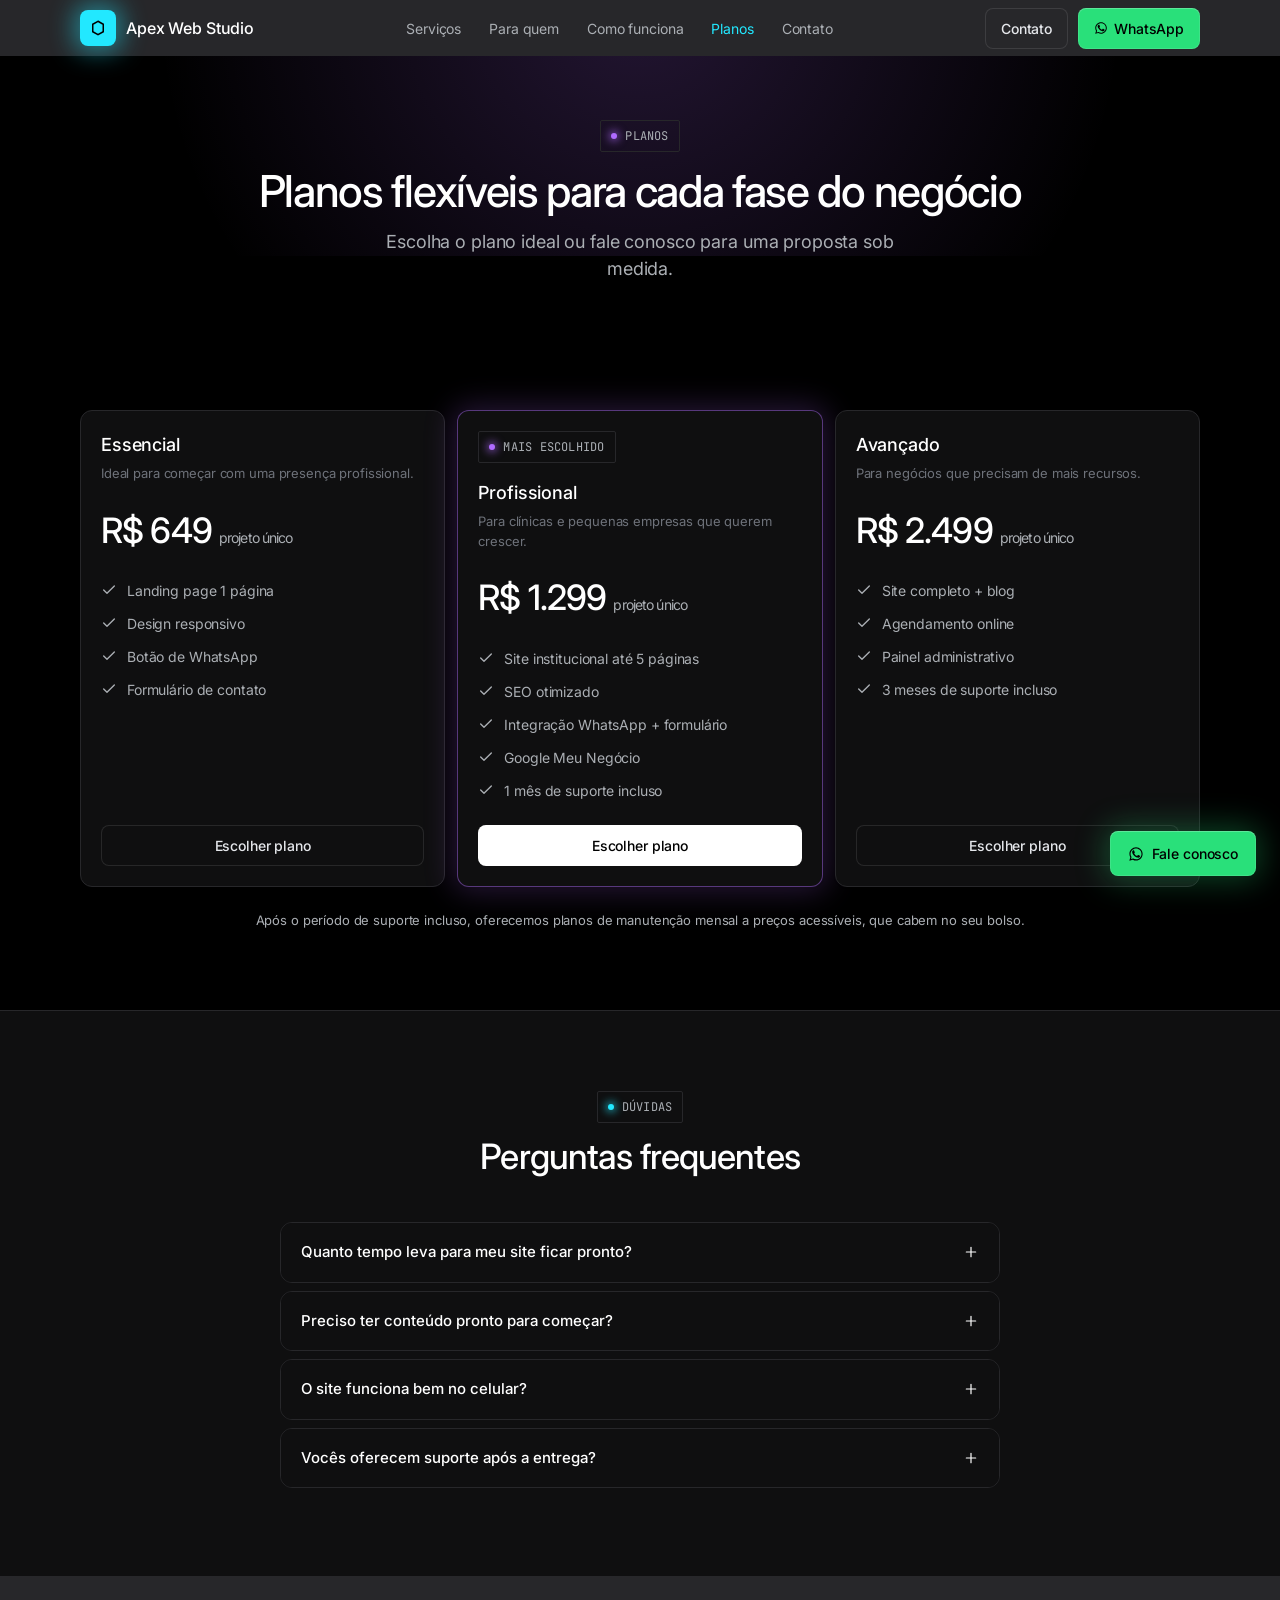
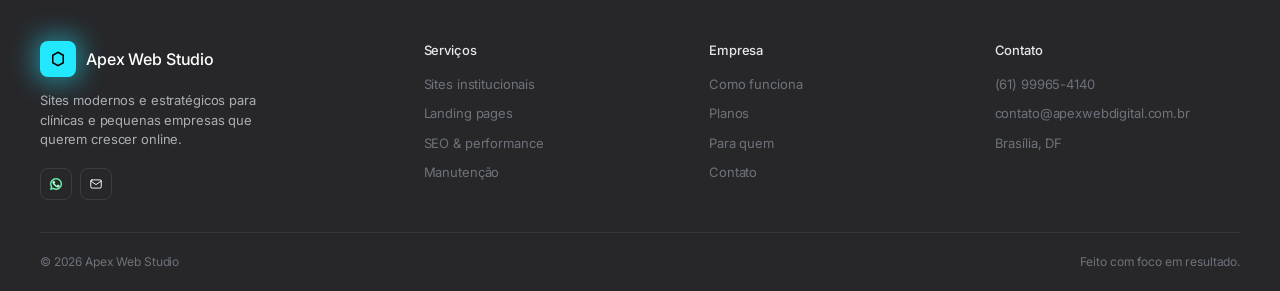
<file: planos.html>
<!DOCTYPE html>
<html lang="pt-BR">
<head>
<meta charset="UTF-8">
<meta name="viewport" content="width=device-width, initial-scale=1.0">
<title>Planos — Apex Web Studio</title>
<meta name="description" content="Planos flexíveis de sites e landing pages para clínicas e pequenas empresas.">
<meta property="og:type" content="website">
<meta property="og:locale" content="pt_BR">
<meta property="og:site_name" content="Apex Web Studio">
<meta property="og:title" content="Planos — Apex Web Studio">
<meta property="og:description" content="Planos flexíveis de sites e landing pages para clínicas e pequenas empresas.">
<meta property="og:url" content="https://apexwebdigital.com.br/planos.html">
<link rel="canonical" href="https://apexwebdigital.com.br/planos.html">
<link rel="preconnect" href="https://fonts.googleapis.com">
<link rel="preconnect" href="https://fonts.gstatic.com" crossorigin>
<link href="https://fonts.googleapis.com/css2?family=Inter:wght@400;500&family=JetBrains+Mono:wght@400&display=swap" rel="stylesheet">
<link rel="stylesheet" href="assets/style.css">
</head>
<body>

<svg width="0" height="0" style="position:absolute">
  <symbol id="i-check" viewBox="0 0 24 24" fill="none" stroke="currentColor" stroke-width="2" stroke-linecap="round" stroke-linejoin="round"><path d="M20 6L9 17l-5-5"/></symbol>
  <symbol id="i-plus" viewBox="0 0 24 24" fill="none" stroke="currentColor" stroke-width="1.8" stroke-linecap="round"><path d="M12 5v14M5 12h14"/></symbol>
  <symbol id="i-menu" viewBox="0 0 24 24" fill="none" stroke="currentColor" stroke-width="1.8" stroke-linecap="round"><path d="M4 6h16M4 12h16M4 18h16"/></symbol>
  <symbol id="i-whatsapp" viewBox="0 0 24 24" fill="currentColor"><path d="M17.47 14.38c-.29-.15-1.71-.85-1.98-.94-.27-.1-.46-.15-.66.15-.2.29-.76.94-.93 1.13-.17.2-.34.22-.63.07-.29-.15-1.22-.45-2.32-1.44-.86-.77-1.44-1.71-1.6-2-.17-.29-.02-.45.13-.6.13-.13.29-.34.44-.51.15-.17.2-.29.29-.49.1-.2.05-.37-.02-.51-.07-.15-.66-1.6-.91-2.19-.24-.58-.48-.5-.66-.51h-.56c-.2 0-.51.07-.78.37-.27.29-1.02 1-1.02 2.44s1.05 2.83 1.19 3.02c.15.2 2.06 3.15 5 4.42.7.3 1.24.48 1.67.61.7.22 1.34.19 1.84.12.56-.08 1.71-.7 1.96-1.37.24-.68.24-1.26.17-1.37-.07-.12-.27-.2-.56-.34z"/><path d="M12.04 2C6.58 2 2.13 6.45 2.13 11.91c0 1.83.5 3.55 1.35 5.03L2 22l5.2-1.44a9.87 9.87 0 004.84 1.25c5.46 0 9.9-4.45 9.9-9.9C21.95 6.45 17.5 2 12.04 2zm0 18.03a8.22 8.22 0 01-4.19-1.15l-.3-.18-3.09.86.83-3.02-.2-.31a8.19 8.19 0 01-1.26-4.32c0-4.53 3.69-8.22 8.23-8.22 2.2 0 4.26.86 5.82 2.42a8.16 8.16 0 012.41 5.81c0 4.54-3.7 8.11-8.24 8.11z"/></symbol>
  <symbol id="i-mail" viewBox="0 0 24 24" fill="none" stroke="currentColor" stroke-width="1.6" stroke-linecap="round" stroke-linejoin="round"><rect x="3" y="5" width="18" height="14" rx="2"/><path d="M3 7l9 6 9-6"/></symbol>
</svg>

<nav class="nav">
  <div class="wrap">
    <a href="index.html" class="brand">
      <span class="brand-mark"><svg viewBox="0 0 24 24" fill="none" stroke-width="2" stroke-linecap="round"><path d="M12 3l7 4v10l-7 4-7-4V7z"/></svg></span>
      Apex Web Studio
    </a>
    <div class="nav-links" id="navLinks">
      <a href="servicos.html">Serviços</a>
      <a href="para-quem.html">Para quem</a>
      <a href="como-funciona.html">Como funciona</a>
      <a href="planos.html" class="is-active">Planos</a>
      <a href="contato.html">Contato</a>
    </div>
    <div class="nav-actions">
      <a class="btn btn-ghost" href="contato.html">Contato</a>
      <a class="btn btn-whatsapp" href="https://wa.me/5561999654140?text=Ol%C3%A1!%20Quero%20um%20site%20para%20meu%20neg%C3%B3cio." target="_blank" rel="noopener">
        <svg viewBox="0 0 24 24"><use href="#i-whatsapp"/></svg> WhatsApp
      </a>
      <button class="nav-toggle" id="navToggle" aria-label="Menu" aria-expanded="false" aria-controls="navLinks"><svg viewBox="0 0 24 24" width="22" height="22"><use href="#i-menu"/></svg></button>
    </div>
  </div>
</nav>

<main>

  <header class="page-header glow-violet">
    <div class="wrap">
      <span class="tag violet"><span class="dot"></span>Planos</span>
      <h1>Planos flexíveis para cada fase do negócio</h1>
      <p>Escolha o plano ideal ou fale conosco para uma proposta sob medida.</p>
    </div>
  </header>

  <section class="section">
    <div class="wrap">
      <div class="grid grid-3">
        <div class="card price-card">
          <h3>Essencial</h3>
          <p class="desc">Ideal para começar com uma presença profissional.</p>
          <div class="amount">R$ 649 <small>projeto único</small></div>
          <ul>
            <li><svg viewBox="0 0 24 24"><use href="#i-check"/></svg>Landing page 1 página</li>
            <li><svg viewBox="0 0 24 24"><use href="#i-check"/></svg>Design responsivo</li>
            <li><svg viewBox="0 0 24 24"><use href="#i-check"/></svg>Botão de WhatsApp</li>
            <li><svg viewBox="0 0 24 24"><use href="#i-check"/></svg>Formulário de contato</li>
          </ul>
          <a class="btn btn-ghost btn-block" href="contato.html">Escolher plano</a>
        </div>

        <div class="card price-card is-featured">
          <span class="tag violet"><span class="dot"></span>Mais escolhido</span>
          <h3>Profissional</h3>
          <p class="desc">Para clínicas e pequenas empresas que querem crescer.</p>
          <div class="amount">R$ 1.299 <small>projeto único</small></div>
          <ul>
            <li><svg viewBox="0 0 24 24"><use href="#i-check"/></svg>Site institucional até 5 páginas</li>
            <li><svg viewBox="0 0 24 24"><use href="#i-check"/></svg>SEO otimizado</li>
            <li><svg viewBox="0 0 24 24"><use href="#i-check"/></svg>Integração WhatsApp + formulário</li>
            <li><svg viewBox="0 0 24 24"><use href="#i-check"/></svg>Google Meu Negócio</li>
            <li><svg viewBox="0 0 24 24"><use href="#i-check"/></svg>1 mês de suporte incluso</li>
          </ul>
          <a class="btn btn-primary btn-block" href="contato.html">Escolher plano</a>
        </div>

        <div class="card price-card">
          <h3>Avançado</h3>
          <p class="desc">Para negócios que precisam de mais recursos.</p>
          <div class="amount">R$ 2.499 <small>projeto único</small></div>
          <ul>
            <li><svg viewBox="0 0 24 24"><use href="#i-check"/></svg>Site completo + blog</li>
            <li><svg viewBox="0 0 24 24"><use href="#i-check"/></svg>Agendamento online</li>
            <li><svg viewBox="0 0 24 24"><use href="#i-check"/></svg>Painel administrativo</li>
            <li><svg viewBox="0 0 24 24"><use href="#i-check"/></svg>3 meses de suporte incluso</li>
          </ul>
          <a class="btn btn-ghost btn-block" href="contato.html">Escolher plano</a>
        </div>
      </div>

      <p style="text-align:center; font-size:13px; color:var(--fog); margin-top:24px;">
        Após o período de suporte incluso, oferecemos planos de manutenção mensal a preços acessíveis, que cabem no seu bolso.
      </p>
    </div>
  </section>

  <section class="section section-alt">
    <div class="wrap">
      <div class="heading center">
        <span class="tag"><span class="dot"></span>Dúvidas</span>
        <h2>Perguntas frequentes</h2>
      </div>

      <div class="faq" id="faq">
        <div class="faq-item">
          <button class="faq-q" aria-expanded="false">Quanto tempo leva para meu site ficar pronto?<svg viewBox="0 0 24 24"><use href="#i-plus"/></svg></button>
          <div class="faq-a"><p>O prazo médio é de 7 a 15 dias úteis, dependendo do plano e da agilidade no envio dos conteúdos.</p></div>
        </div>
        <div class="faq-item">
          <button class="faq-q" aria-expanded="false">Preciso ter conteúdo pronto para começar?<svg viewBox="0 0 24 24"><use href="#i-plus"/></svg></button>
          <div class="faq-a"><p>Não. Nossa equipe ajuda a estruturar os textos e organizar as informações do seu negócio.</p></div>
        </div>
        <div class="faq-item">
          <button class="faq-q" aria-expanded="false">O site funciona bem no celular?<svg viewBox="0 0 24 24"><use href="#i-plus"/></svg></button>
          <div class="faq-a"><p>Sim, todos os sites são 100% responsivos e otimizados para qualquer dispositivo.</p></div>
        </div>
        <div class="faq-item">
          <button class="faq-q" aria-expanded="false">Vocês oferecem suporte após a entrega?<svg viewBox="0 0 24 24"><use href="#i-plus"/></svg></button>
          <div class="faq-a"><p>Sim, todos os planos incluem um período de suporte e também oferecemos manutenção mensal.</p></div>
        </div>
      </div>
    </div>
  </section>

</main>

<footer>
  <div class="wrap footer-grid">
    <div class="footer-brand">
      <a href="index.html" class="brand">
        <span class="brand-mark"><svg viewBox="0 0 24 24" fill="none" stroke-width="2" stroke-linecap="round"><path d="M12 3l7 4v10l-7 4-7-4V7z"/></svg></span>
        Apex Web Studio
      </a>
      <p>Sites modernos e estratégicos para clínicas e pequenas empresas que querem crescer online.</p>
      <div class="footer-social">
        <a class="i-green" href="https://wa.me/5561999654140" target="_blank" rel="noopener" aria-label="WhatsApp"><svg viewBox="0 0 24 24"><use href="#i-whatsapp"/></svg></a>
        <a class="i-cyan" href="mailto:contato@apexwebdigital.com.br" aria-label="E-mail"><svg viewBox="0 0 24 24"><use href="#i-mail"/></svg></a>
      </div>
    </div>

    <div class="footer-col">
      <h5>Serviços</h5>
      <ul>
        <li><a href="servicos.html">Sites institucionais</a></li>
        <li><a href="servicos.html">Landing pages</a></li>
        <li><a href="servicos.html">SEO &amp; performance</a></li>
        <li><a href="servicos.html">Manutenção</a></li>
      </ul>
    </div>

    <div class="footer-col">
      <h5>Empresa</h5>
      <ul>
        <li><a href="como-funciona.html">Como funciona</a></li>
        <li><a href="planos.html">Planos</a></li>
        <li><a href="para-quem.html">Para quem</a></li>
        <li><a href="contato.html">Contato</a></li>
      </ul>
    </div>

    <div class="footer-col">
      <h5>Contato</h5>
      <ul>
        <li><a href="https://wa.me/5561999654140" target="_blank" rel="noopener">(61) 99965-4140</a></li>
        <li><a href="mailto:contato@apexwebdigital.com.br">contato@apexwebdigital.com.br</a></li>
        <li>Brasília, DF</li>
      </ul>
    </div>
  </div>
  <div class="wrap footer-bottom">
    <span>© <span id="year"></span> Apex Web Studio</span>
    <span>Feito com foco em resultado.</span>
  </div>
</footer>

<a class="wa-float" href="https://wa.me/5561999654140?text=Ol%C3%A1!%20Vim%20pelo%20site%20e%20quero%20saber%20mais." target="_blank" rel="noopener" aria-label="Falar no WhatsApp">
  <svg viewBox="0 0 24 24"><use href="#i-whatsapp"/></svg>
  <span>Fale conosco</span>
</a>

<script src="assets/app.js"></script>
</body>
</html>
</file>
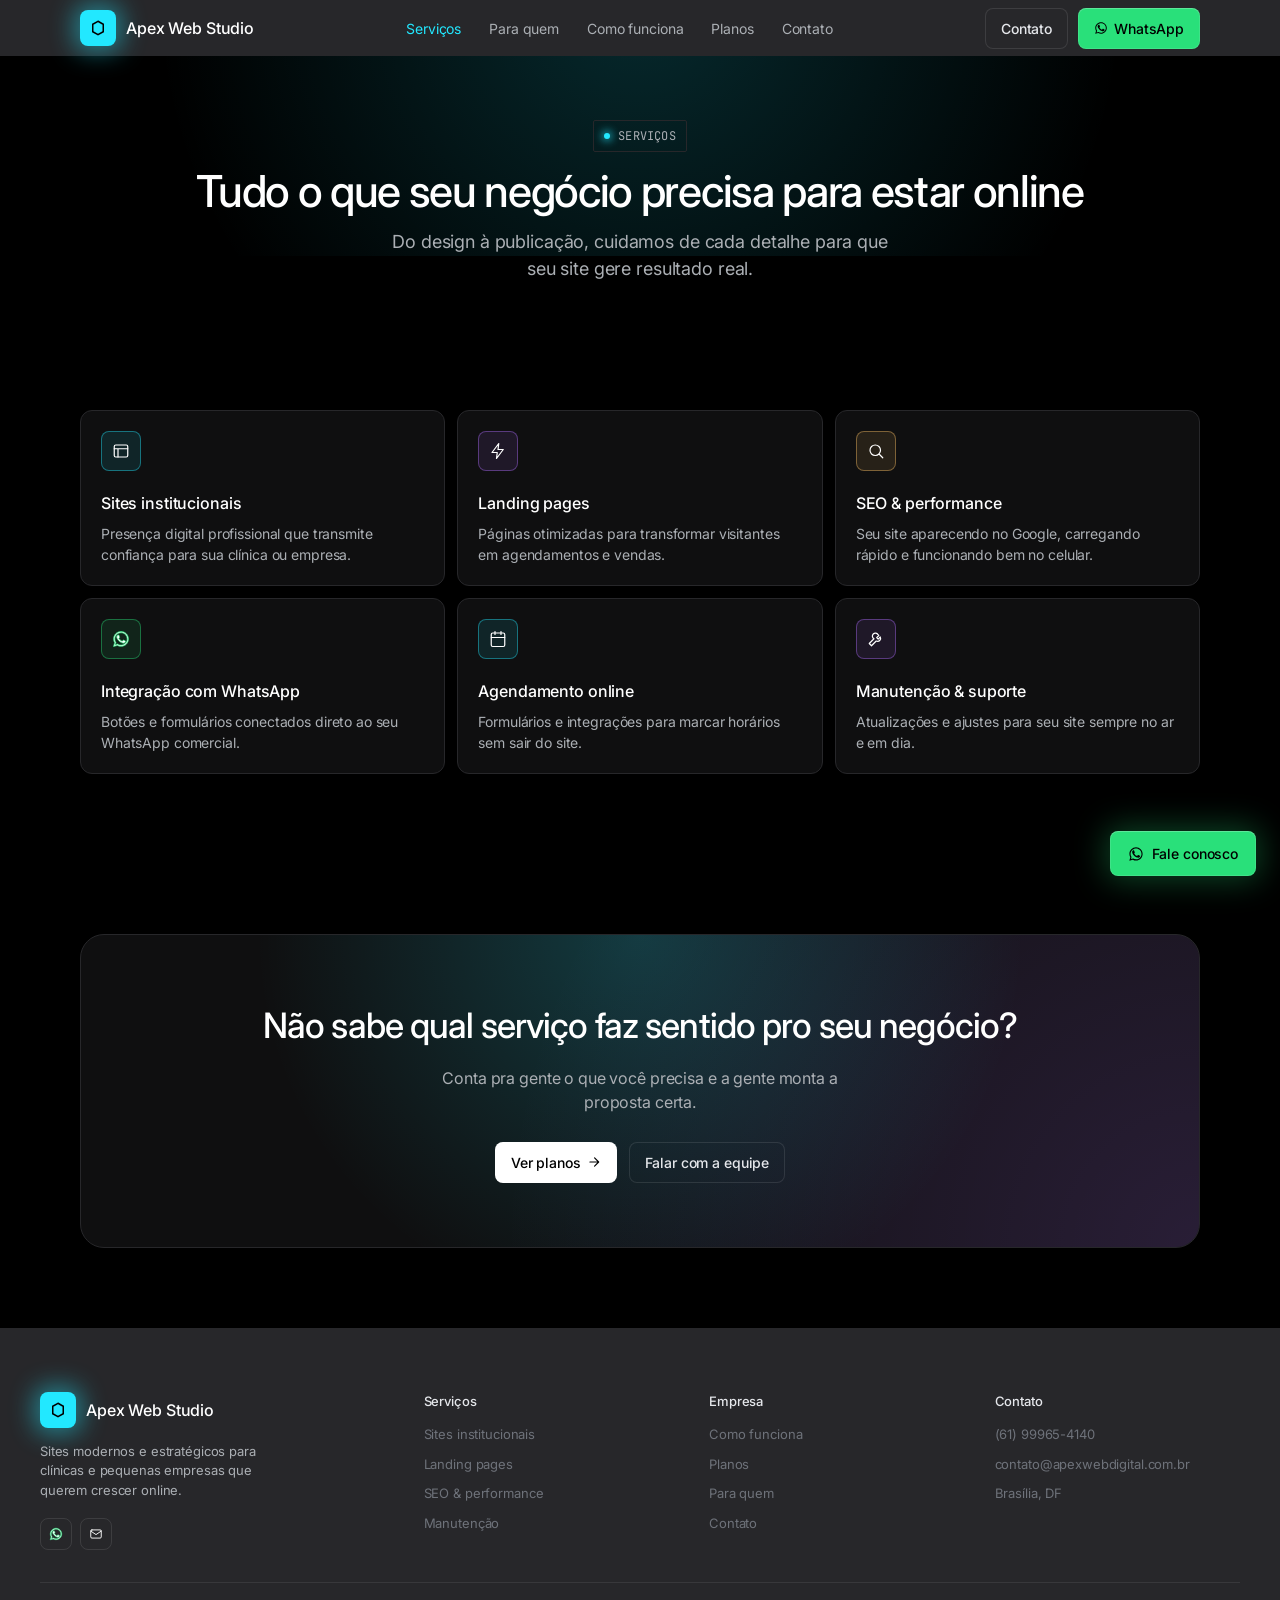
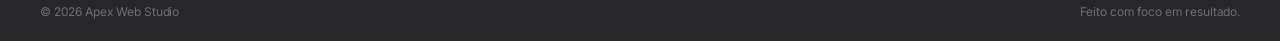
<file: servicos.html>
<!DOCTYPE html>
<html lang="pt-BR">
<head>
<meta charset="UTF-8">
<meta name="viewport" content="width=device-width, initial-scale=1.0">
<title>Serviços — Apex Web Studio</title>
<meta name="description" content="Sites institucionais, landing pages, SEO, integração com WhatsApp, agendamento online e manutenção para o seu negócio.">
<meta property="og:type" content="website">
<meta property="og:locale" content="pt_BR">
<meta property="og:site_name" content="Apex Web Studio">
<meta property="og:title" content="Serviços — Apex Web Studio">
<meta property="og:description" content="Sites institucionais, landing pages, SEO, integração com WhatsApp, agendamento online e manutenção para o seu negócio.">
<meta property="og:url" content="https://apexwebdigital.com.br/servicos.html">
<link rel="canonical" href="https://apexwebdigital.com.br/servicos.html">
<link rel="preconnect" href="https://fonts.googleapis.com">
<link rel="preconnect" href="https://fonts.gstatic.com" crossorigin>
<link href="https://fonts.googleapis.com/css2?family=Inter:wght@400;500&family=JetBrains+Mono:wght@400&display=swap" rel="stylesheet">
<link rel="stylesheet" href="assets/style.css">
</head>
<body>

<svg width="0" height="0" style="position:absolute">
  <symbol id="i-check" viewBox="0 0 24 24" fill="none" stroke="currentColor" stroke-width="2" stroke-linecap="round" stroke-linejoin="round"><path d="M20 6L9 17l-5-5"/></symbol>
  <symbol id="i-arrow" viewBox="0 0 24 24" fill="none" stroke="currentColor" stroke-width="2" stroke-linecap="round" stroke-linejoin="round"><path d="M5 12h14M13 5l7 7-7 7"/></symbol>
  <symbol id="i-menu" viewBox="0 0 24 24" fill="none" stroke="currentColor" stroke-width="1.8" stroke-linecap="round"><path d="M4 6h16M4 12h16M4 18h16"/></symbol>
  <symbol id="i-layout" viewBox="0 0 24 24" fill="none" stroke="currentColor" stroke-width="1.6" stroke-linecap="round" stroke-linejoin="round"><rect x="3" y="4" width="18" height="16" rx="2"/><path d="M3 9h18M8 9v11"/></symbol>
  <symbol id="i-zap" viewBox="0 0 24 24" fill="none" stroke="currentColor" stroke-width="1.6" stroke-linecap="round" stroke-linejoin="round"><path d="M13 2L4 14h7l-1 8 9-12h-7l1-8z"/></symbol>
  <symbol id="i-search" viewBox="0 0 24 24" fill="none" stroke="currentColor" stroke-width="1.6" stroke-linecap="round" stroke-linejoin="round"><circle cx="11" cy="11" r="7"/><path d="M21 21l-4.3-4.3"/></symbol>
  <symbol id="i-calendar" viewBox="0 0 24 24" fill="none" stroke="currentColor" stroke-width="1.6" stroke-linecap="round" stroke-linejoin="round"><rect x="3" y="4" width="18" height="18" rx="2"/><path d="M3 10h18M8 2v4M16 2v4"/></symbol>
  <symbol id="i-wrench" viewBox="0 0 24 24" fill="none" stroke="currentColor" stroke-width="1.6" stroke-linecap="round" stroke-linejoin="round"><path d="M14.7 6.3a4 4 0 10-5.4 5.4L3 18l3 3 6.3-6.3a4 4 0 005.4-5.4l-2.8 2.8-2-2 2.8-2.8z"/></symbol>
  <symbol id="i-whatsapp" viewBox="0 0 24 24" fill="currentColor"><path d="M17.47 14.38c-.29-.15-1.71-.85-1.98-.94-.27-.1-.46-.15-.66.15-.2.29-.76.94-.93 1.13-.17.2-.34.22-.63.07-.29-.15-1.22-.45-2.32-1.44-.86-.77-1.44-1.71-1.6-2-.17-.29-.02-.45.13-.6.13-.13.29-.34.44-.51.15-.17.2-.29.29-.49.1-.2.05-.37-.02-.51-.07-.15-.66-1.6-.91-2.19-.24-.58-.48-.5-.66-.51h-.56c-.2 0-.51.07-.78.37-.27.29-1.02 1-1.02 2.44s1.05 2.83 1.19 3.02c.15.2 2.06 3.15 5 4.42.7.3 1.24.48 1.67.61.7.22 1.34.19 1.84.12.56-.08 1.71-.7 1.96-1.37.24-.68.24-1.26.17-1.37-.07-.12-.27-.2-.56-.34z"/><path d="M12.04 2C6.58 2 2.13 6.45 2.13 11.91c0 1.83.5 3.55 1.35 5.03L2 22l5.2-1.44a9.87 9.87 0 004.84 1.25c5.46 0 9.9-4.45 9.9-9.9C21.95 6.45 17.5 2 12.04 2zm0 18.03a8.22 8.22 0 01-4.19-1.15l-.3-.18-3.09.86.83-3.02-.2-.31a8.19 8.19 0 01-1.26-4.32c0-4.53 3.69-8.22 8.23-8.22 2.2 0 4.26.86 5.82 2.42a8.16 8.16 0 012.41 5.81c0 4.54-3.7 8.11-8.24 8.11z"/></symbol>
  <symbol id="i-mail" viewBox="0 0 24 24" fill="none" stroke="currentColor" stroke-width="1.6" stroke-linecap="round" stroke-linejoin="round"><rect x="3" y="5" width="18" height="14" rx="2"/><path d="M3 7l9 6 9-6"/></symbol>
</svg>

<nav class="nav">
  <div class="wrap">
    <a href="index.html" class="brand">
      <span class="brand-mark"><svg viewBox="0 0 24 24" fill="none" stroke-width="2" stroke-linecap="round"><path d="M12 3l7 4v10l-7 4-7-4V7z"/></svg></span>
      Apex Web Studio
    </a>
    <div class="nav-links" id="navLinks">
      <a href="servicos.html" class="is-active">Serviços</a>
      <a href="para-quem.html">Para quem</a>
      <a href="como-funciona.html">Como funciona</a>
      <a href="planos.html">Planos</a>
      <a href="contato.html">Contato</a>
    </div>
    <div class="nav-actions">
      <a class="btn btn-ghost" href="contato.html">Contato</a>
      <a class="btn btn-whatsapp" href="https://wa.me/5561999654140?text=Ol%C3%A1!%20Quero%20um%20site%20para%20meu%20neg%C3%B3cio." target="_blank" rel="noopener">
        <svg viewBox="0 0 24 24"><use href="#i-whatsapp"/></svg> WhatsApp
      </a>
      <button class="nav-toggle" id="navToggle" aria-label="Menu" aria-expanded="false" aria-controls="navLinks"><svg viewBox="0 0 24 24" width="22" height="22"><use href="#i-menu"/></svg></button>
    </div>
  </div>
</nav>

<main>

  <header class="page-header glow-cyan">
    <div class="wrap">
      <span class="tag"><span class="dot"></span>Serviços</span>
      <h1>Tudo o que seu negócio precisa para estar online</h1>
      <p>Do design à publicação, cuidamos de cada detalhe para que seu site gere resultado real.</p>
    </div>
  </header>

  <section class="section">
    <div class="wrap">
      <div class="grid grid-3">
        <div class="card">
          <div class="card-icon c-cyan"><svg viewBox="0 0 24 24"><use href="#i-layout"/></svg></div>
          <h3>Sites institucionais</h3>
          <p>Presença digital profissional que transmite confiança para sua clínica ou empresa.</p>
        </div>
        <div class="card">
          <div class="card-icon c-violet"><svg viewBox="0 0 24 24"><use href="#i-zap"/></svg></div>
          <h3>Landing pages</h3>
          <p>Páginas otimizadas para transformar visitantes em agendamentos e vendas.</p>
        </div>
        <div class="card">
          <div class="card-icon c-amber"><svg viewBox="0 0 24 24"><use href="#i-search"/></svg></div>
          <h3>SEO &amp; performance</h3>
          <p>Seu site aparecendo no Google, carregando rápido e funcionando bem no celular.</p>
        </div>
        <div class="card">
          <div class="card-icon c-green"><svg viewBox="0 0 24 24"><use href="#i-whatsapp"/></svg></div>
          <h3>Integração com WhatsApp</h3>
          <p>Botões e formulários conectados direto ao seu WhatsApp comercial.</p>
        </div>
        <div class="card">
          <div class="card-icon c-cyan"><svg viewBox="0 0 24 24"><use href="#i-calendar"/></svg></div>
          <h3>Agendamento online</h3>
          <p>Formulários e integrações para marcar horários sem sair do site.</p>
        </div>
        <div class="card">
          <div class="card-icon c-violet"><svg viewBox="0 0 24 24"><use href="#i-wrench"/></svg></div>
          <h3>Manutenção &amp; suporte</h3>
          <p>Atualizações e ajustes para seu site sempre no ar e em dia.</p>
        </div>
      </div>
    </div>
  </section>

  <section class="section">
    <div class="wrap">
      <div class="cta">
        <div class="cta-content">
          <h2>Não sabe qual serviço faz sentido pro seu negócio?</h2>
          <p>Conta pra gente o que você precisa e a gente monta a proposta certa.</p>
          <div class="cta-actions">
            <a class="btn btn-primary" href="planos.html">Ver planos <svg viewBox="0 0 24 24"><use href="#i-arrow"/></svg></a>
            <a class="btn btn-ghost" href="contato.html">Falar com a equipe</a>
          </div>
        </div>
      </div>
    </div>
  </section>

</main>

<footer>
  <div class="wrap footer-grid">
    <div class="footer-brand">
      <a href="index.html" class="brand">
        <span class="brand-mark"><svg viewBox="0 0 24 24" fill="none" stroke-width="2" stroke-linecap="round"><path d="M12 3l7 4v10l-7 4-7-4V7z"/></svg></span>
        Apex Web Studio
      </a>
      <p>Sites modernos e estratégicos para clínicas e pequenas empresas que querem crescer online.</p>
      <div class="footer-social">
        <a class="i-green" href="https://wa.me/5561999654140" target="_blank" rel="noopener" aria-label="WhatsApp"><svg viewBox="0 0 24 24"><use href="#i-whatsapp"/></svg></a>
        <a class="i-cyan" href="mailto:contato@apexwebdigital.com.br" aria-label="E-mail"><svg viewBox="0 0 24 24"><use href="#i-mail"/></svg></a>
      </div>
    </div>

    <div class="footer-col">
      <h5>Serviços</h5>
      <ul>
        <li><a href="servicos.html">Sites institucionais</a></li>
        <li><a href="servicos.html">Landing pages</a></li>
        <li><a href="servicos.html">SEO &amp; performance</a></li>
        <li><a href="servicos.html">Manutenção</a></li>
      </ul>
    </div>

    <div class="footer-col">
      <h5>Empresa</h5>
      <ul>
        <li><a href="como-funciona.html">Como funciona</a></li>
        <li><a href="planos.html">Planos</a></li>
        <li><a href="para-quem.html">Para quem</a></li>
        <li><a href="contato.html">Contato</a></li>
      </ul>
    </div>

    <div class="footer-col">
      <h5>Contato</h5>
      <ul>
        <li><a href="https://wa.me/5561999654140" target="_blank" rel="noopener">(61) 99965-4140</a></li>
        <li><a href="mailto:contato@apexwebdigital.com.br">contato@apexwebdigital.com.br</a></li>
        <li>Brasília, DF</li>
      </ul>
    </div>
  </div>
  <div class="wrap footer-bottom">
    <span>© <span id="year"></span> Apex Web Studio</span>
    <span>Feito com foco em resultado.</span>
  </div>
</footer>

<a class="wa-float" href="https://wa.me/5561999654140?text=Ol%C3%A1!%20Vim%20pelo%20site%20e%20quero%20saber%20mais." target="_blank" rel="noopener" aria-label="Falar no WhatsApp">
  <svg viewBox="0 0 24 24"><use href="#i-whatsapp"/></svg>
  <span>Fale conosco</span>
</a>

<script src="assets/app.js"></script>
</body>
</html>
</file>
<file: assets/style.css>
:root{
  --obsidian:#000000;
  --carbon:#0f0f10;
  --graphite:#27272a;
  --filament:#e5e7eb;
  --paper:#ffffff;
  --fog:#abafb4;
  --ash:#6e727a;
  --mist:#99a1af;
  --silver:#cad5e2;
  --slate:#364153;

  --cyan:#22e8ff;
  --violet:#b06bff;
  --amber:#ffc266;
  --green:#29e07a;

  --font-sans:'Inter',ui-sans-serif,system-ui,sans-serif;
  --font-mono:'JetBrains Mono',ui-monospace,SFMono-Regular,Menlo,monospace;

  --gap-section:80px;
  --gap-element:12px;
  --pad-card:20px;

  --radius-badge:2px;
  --radius-btn:8px;
  --radius-card:12px;
  --radius-panel:18px;
  --radius-hero:24px;

  --hairline:rgba(255,255,255,.1) 0 0 0 1px inset, rgba(255,255,255,.15) 0 1px 0 0 inset;
  --shadow-card:rgba(0,0,0,.05) 0 1px 2px 0;
  --glow-cyan:rgba(34,232,255,.25) 0 0 40px 6px;
  --glow-violet:rgba(176,107,255,.25) 0 0 40px 6px;
  --glow-green:rgba(41,224,122,.3) 0 0 32px 4px;
}

*{ margin:0; padding:0; box-sizing:border-box; }
html{ scroll-behavior:smooth; }
body{
  background:var(--obsidian);
  color:var(--paper);
  font-family:var(--font-sans);
  font-size:16px;
  line-height:1.5;
  letter-spacing:-.008em;
}
a{ color:inherit; text-decoration:none; }
ul{ list-style:none; }
img{ max-width:100%; display:block; }
button{ font:inherit; cursor:pointer; }
input,select,textarea{ font:inherit; }

.wrap{ max-width:1200px; margin:0 auto; padding:0 40px; }
.section{ padding:var(--gap-section) 0; }
.section-alt{ background:var(--carbon); border-top:1px solid var(--graphite); border-bottom:1px solid var(--graphite); }

@media (max-width:640px){
  .wrap{ padding:0 20px; }
  .section{ padding:56px 0; }
  :root{ --pad-card:16px; }
}

.nav{
  position:sticky; top:0; z-index:50;
  background:var(--graphite);
  height:56px;
}
.nav .wrap{ height:100%; display:flex; align-items:center; justify-content:space-between; gap:24px; }
.brand{ display:flex; align-items:center; gap:10px; font-weight:500; }
.brand-mark{
  width:36px; height:36px; border-radius:var(--radius-btn);
  background:var(--cyan);
  box-shadow:0 0 24px 6px rgba(34,232,255,.45);
  display:flex; align-items:center; justify-content:center;
}
.brand-mark svg{ width:18px; height:18px; stroke:var(--obsidian); }

.nav-links{ display:flex; gap:28px; font-size:14px; color:var(--fog); }
.nav-links a:hover{ color:var(--paper); }
.nav-links a.is-active{ color:var(--cyan); }

.nav-actions{ display:flex; align-items:center; gap:10px; }
.nav-toggle{ display:none; background:none; border:0; color:var(--paper); }

@media (max-width:860px){
  .nav-links{
    display:none; position:absolute; top:56px; left:0; right:0;
    flex-direction:column; gap:16px;
    background:var(--graphite);
    padding:20px 40px;
    box-shadow:rgba(0,0,0,.4) 0 8px 16px;
  }
  .nav-links.is-open{ display:flex; }
  .nav-toggle{ display:block; }
}

.btn{
  display:inline-flex; align-items:center; gap:6px;
  border-radius:var(--radius-btn);
  padding:10px 16px;
  font-size:14px; font-weight:500;
  border:0;
  transition:box-shadow .2s ease, background .2s ease;
}
.btn svg{ width:14px; height:14px; }
.btn-primary{
  background:var(--paper); color:var(--obsidian);
  box-shadow:var(--hairline);
}
.btn-primary:hover{ box-shadow:var(--hairline), var(--glow-cyan); }
.btn-ghost{
  background:transparent; color:var(--filament);
  box-shadow:rgba(255,255,255,.1) 0 0 0 1px inset;
}
.btn-ghost:hover{ background:var(--graphite); }
.btn-whatsapp{
  background:var(--green); color:var(--obsidian);
  box-shadow:var(--hairline);
}
.btn-whatsapp:hover{ box-shadow:var(--hairline), var(--glow-green); }
.btn-block{ width:100%; justify-content:center; }

.command-badge{
  display:inline-flex; align-items:center; gap:8px;
  font-family:var(--font-mono); font-size:13px; color:var(--filament);
  background:var(--carbon);
  border:1px solid rgba(41,224,102,.35);
  border-radius:var(--radius-btn);
  padding:10px 16px;
  transition:border-color .2s ease;
}
.command-badge svg:first-child{ width:14px; height:14px; stroke:var(--green); flex-shrink:0; }
.command-badge svg:last-child{ width:14px; height:14px; stroke:var(--mist); flex-shrink:0; }
.command-badge.is-copied{ border-color:var(--green); }
.command-badge.is-copied svg:last-child{ stroke:var(--green); }

.tag{
  display:inline-flex; align-items:center; gap:8px;
  font-family:var(--font-mono); font-size:12px; letter-spacing:.02em; text-transform:uppercase;
  color:var(--fog);
  border:1px solid var(--graphite);
  border-radius:var(--radius-badge);
  padding:6px 10px;
}
.tag .dot{ width:6px; height:6px; border-radius:50%; background:var(--cyan); box-shadow:0 0 8px 2px rgba(34,232,255,.7); }
.tag.violet .dot{ background:var(--violet); box-shadow:0 0 8px 2px rgba(176,107,255,.7); }

.hero .wrap{
  display:grid; grid-template-columns:1fr 1fr; gap:56px; align-items:center;
  padding-top:72px; padding-bottom:96px;
  position:relative;
}
.hero-copy{ position:relative; z-index:1; }
.hero-copy .tag{ margin-bottom:24px; }
.hero-copy h1{
  font-size:56px; font-weight:500; line-height:1; letter-spacing:-.04em;
  margin-bottom:20px;
}
.hero-copy h1 em{ font-style:normal; color:var(--cyan); }
.hero-copy p{
  font-size:18px; line-height:1.4; color:var(--fog);
  max-width:440px; margin-bottom:32px;
}
.hero-cta{
  display:flex;
  gap:15px;
  align-items:center;
  flex-wrap:wrap;
}

.btn-white{
  background:#ffffff;
  color:#05080f;
  padding:14px 28px;
  border-radius:8px;
  font-weight:600;
  text-decoration:none;
  font-size:15px;
  box-shadow:0 4px 20px rgba(255,255,255,.2);
  transition:transform .2s;
}
.btn-white:hover{ transform:translateY(-2px); }

.btn-green-glow{
  background:linear-gradient(135deg, #00c853, #00e676);
  color:#ffffff;
  padding:14px 28px;
  border-radius:8px;
  font-weight:600;
  text-decoration:none;
  font-size:15px;
  box-shadow:0 0 25px rgba(0,230,118,.4);
  border:1px solid rgba(255,255,255,.2);
  display:inline-flex;
  align-items:center;
  gap:10px;
  transition:transform .2s;
}
.btn-green-glow:hover{ transform:translateY(-2px); }

.whatsapp-icon{
  width:20px;
  height:20px;
  fill:#ffffff;
}

.hero-visual{ position:relative; }
.hero-visual::before{
  content:'';
  position:absolute; inset:-40px;
  background:radial-gradient(circle at 60% 40%, rgba(34,232,255,.2), transparent 70%),
             radial-gradient(circle at 20% 80%, rgba(176,107,255,.14), transparent 60%);
  z-index:0;
}
.editor{
  position:relative; z-index:1;
  background:var(--carbon);
  border:1px solid var(--graphite);
  border-radius:var(--radius-card);
  box-shadow:var(--shadow-card), var(--glow-cyan);
  overflow:hidden;
}
.editor-bar{
  display:flex; align-items:center; padding:12px 16px;
  border-bottom:1px solid var(--graphite);
}
.editor-dots{ display:flex; gap:6px; }
.editor-dots span{ width:8px; height:8px; border-radius:50%; background:var(--graphite); }
.editor-file{ flex:1; text-align:center; font-family:var(--font-mono); font-size:13px; color:var(--mist); }
.editor-copy{ width:14px; height:14px; stroke:var(--mist); }
.editor-body{ padding:24px; font-family:var(--font-mono); font-size:13px; line-height:1.7; }
.editor-body .kw{ color:var(--amber); }
.editor-body .str{ color:var(--cyan); }
.editor-body .cm{ color:var(--slate); }
.editor-body .in{ padding-left:20px; }

.editor-stats{
  display:grid; grid-template-columns:repeat(3,1fr); gap:1px;
  background:var(--graphite); border-top:1px solid var(--graphite);
}
.editor-stats div{ background:var(--carbon); padding:16px; text-align:center; }
.editor-stats strong{ display:block; font-size:20px; font-weight:500; color:var(--cyan); }
.editor-stats span{ font-size:12px; color:var(--ash); }

@media (max-width:980px){
  .hero .wrap{ grid-template-columns:1fr; padding-top:48px; }
  .hero-visual{ order:-1; max-width:460px; margin:0 auto; }
  .hero-copy h1{ font-size:42px; }
}

.page-header{ position:relative; text-align:center; padding:64px 0 48px; overflow:hidden; }
.page-header::before{
  content:''; position:absolute; left:0; right:0; top:-60px; height:260px; z-index:-1;
}
.page-header.glow-cyan::before{ background:radial-gradient(circle at 50% 0%, rgba(34,232,255,.18), transparent 70%); }
.page-header.glow-violet::before{ background:radial-gradient(circle at 50% 0%, rgba(176,107,255,.2), transparent 70%); }
.page-header .tag{ margin:0 auto 16px; }
.page-header h1{ font-size:44px; font-weight:500; letter-spacing:-.03em; line-height:1.05; margin-bottom:14px; }
.page-header p{ font-size:18px; color:var(--fog); max-width:520px; margin:0 auto; }

.heading{ max-width:600px; margin-bottom:48px; }
.heading.center{ margin-left:auto; margin-right:auto; text-align:center; }
.heading .tag{ margin-bottom:16px; }
.heading h2{ font-size:35px; font-weight:500; letter-spacing:-.025em; line-height:1; margin-bottom:16px; }
.heading p{ font-size:18px; line-height:1.4; color:var(--fog); }

.grid{ display:grid; gap:var(--gap-element); }
.grid-3{ grid-template-columns:repeat(3,1fr); }
.grid-4{ grid-template-columns:repeat(4,1fr); }

@media (max-width:980px){
  .grid-3{ grid-template-columns:repeat(2,1fr); }
  .grid-4{ grid-template-columns:repeat(2,1fr); }
}
@media (max-width:560px){
  .grid-3, .grid-4{ grid-template-columns:1fr; }
}

.card{
  background:var(--carbon);
  border:1px solid var(--graphite);
  border-radius:var(--radius-card);
  padding:var(--pad-card);
  box-shadow:var(--shadow-card);
  transition:transform .2s ease, border-color .2s ease;
}
.card:hover{ transform:translateY(-3px); }
.card-icon{
  width:40px; height:40px;
  border-radius:var(--radius-btn);
  border:1px solid var(--graphite);
  display:flex; align-items:center; justify-content:center;
  margin-bottom:20px;
}
.card-icon svg{ width:18px; height:18px; stroke:var(--silver); }
.card-icon.c-cyan{ background:rgba(34,232,255,.1); border-color:rgba(34,232,255,.4); }
.card-icon.c-cyan svg{ stroke:var(--cyan); }
.card-icon.c-violet{ background:rgba(176,107,255,.1); border-color:rgba(176,107,255,.4); }
.card-icon.c-violet svg{ stroke:var(--violet); }
.card-icon.c-amber{ background:rgba(255,194,102,.1); border-color:rgba(255,194,102,.4); }
.card-icon.c-amber svg{ stroke:var(--amber); }
.card-icon.c-green{ background:rgba(41,224,122,.1); border-color:rgba(41,224,122,.4); }
.card-icon.c-green svg{ stroke:var(--green); }
.card h3{ font-size:16px; font-weight:500; margin-bottom:8px; }
.card p{ font-size:14px; color:var(--fog); }

.segment{ text-align:center; }
.segment .card-icon{ margin:0 auto 16px; }

.step-num{
  display:inline-flex; align-items:center; justify-content:center;
  width:32px; height:32px;
  font-family:var(--font-mono); font-size:13px; font-weight:700; color:var(--obsidian);
  background:var(--cyan);
  border-radius:var(--radius-badge);
  margin-bottom:18px;
}
.step:nth-child(even) .step-num{ background:var(--violet); }
.step h4{ font-size:16px; font-weight:500; margin-bottom:8px; }
.step p{ font-size:14px; color:var(--fog); }

.price-card{ display:flex; flex-direction:column; }
.price-card.is-featured{
  border-color:rgba(176,107,255,.45);
  box-shadow:var(--shadow-card), rgba(176,107,255,.22) 0 0 30px 4px;
}
.price-card .tag{ align-self:flex-start; margin-bottom:16px; }
.price-card h3{ font-size:18px; font-weight:500; margin-bottom:6px; }
.price-card .desc{ font-size:13px; color:var(--ash); margin-bottom:20px; }
.price-card .amount{ font-size:35px; font-weight:500; letter-spacing:-.025em; margin-bottom:24px; }
.price-card .amount small{ font-size:14px; font-weight:400; color:var(--fog); }
.price-card ul{ display:flex; flex-direction:column; gap:12px; margin-bottom:24px; flex:1; }
.price-card li{ display:flex; gap:10px; font-size:14px; color:var(--fog); }
.price-card li svg{ width:16px; height:16px; stroke:var(--cyan); flex-shrink:0; margin-top:2px; }
.price-card.is-featured li svg{ stroke:var(--violet); }

.testimonial .stars{ color:var(--amber); font-size:14px; letter-spacing:2px; margin-bottom:16px; }
.testimonial p{ font-size:14px; color:var(--filament); margin-bottom:20px; }
.testimonial-author{ display:flex; align-items:center; gap:12px; }
.avatar{
  width:36px; height:36px; border-radius:var(--radius-badge);
  background:var(--graphite);
  display:flex; align-items:center; justify-content:center;
  font-family:var(--font-mono); font-size:12px; color:var(--cyan);
}
.testimonial-author strong{ display:block; font-size:13px; font-weight:500; }
.testimonial-author span{ font-size:12px; color:var(--ash); }

.faq{ max-width:720px; margin:0 auto; }
.faq-item{
  border:1px solid var(--graphite);
  border-radius:var(--radius-card);
  margin-bottom:8px;
  overflow:hidden;
}
.faq-q{
  width:100%; display:flex; align-items:center; justify-content:space-between; gap:16px;
  background:var(--carbon); border:0; color:var(--paper);
  font-size:15px; font-weight:500;
  padding:18px 20px; text-align:left;
}
.faq-q svg{ width:16px; height:16px; stroke:var(--cyan); flex-shrink:0; transition:transform .2s; }
.faq-item.is-open .faq-q svg{ transform:rotate(45deg); }
.faq-a{ max-height:0; overflow:hidden; transition:max-height .2s ease; }
.faq-a p{ font-size:14px; color:var(--fog); padding:0 20px 18px; }
.faq-item.is-open .faq-a{ max-height:160px; }

.contact{
  display:grid; grid-template-columns:.85fr 1.15fr; gap:40px;
  background:var(--carbon);
  border:1px solid var(--graphite);
  border-radius:var(--radius-panel);
  padding:40px;
}
.contact-info h2{ font-size:24px; font-weight:500; margin-bottom:12px; }
.contact-info p{ font-size:14px; color:var(--fog); margin-bottom:28px; }
.contact-list{ display:flex; flex-direction:column; gap:18px; }
.contact-list li{ display:flex; align-items:center; gap:14px; }
.contact-list .card-icon{ margin:0; width:38px; height:38px; flex-shrink:0; }
.contact-list strong{ display:block; font-size:13px; font-weight:500; }
.contact-list span{ font-size:12px; color:var(--ash); }

.field{ margin-bottom:16px; }
.field label{ display:block; font-size:12px; color:var(--fog); margin-bottom:6px; }
.field input, .field select, .field textarea{
  width:100%;
  background:var(--obsidian);
  color:var(--paper);
  border-radius:var(--radius-btn);
  box-shadow:rgba(255,255,255,.1) 0 0 0 1px inset;
  border:0;
  padding:11px 14px;
  font-size:14px;
}
.field input::placeholder, .field textarea::placeholder{ color:var(--ash); }
.field input:focus, .field select:focus, .field textarea:focus{
  outline:0;
  box-shadow:rgba(34,232,255,.6) 0 0 0 1px inset;
}
.field textarea{ min-height:96px; resize:vertical; }
.field-row{ display:grid; grid-template-columns:1fr 1fr; gap:16px; }
.form-note{ font-size:12px; color:var(--ash); text-align:center; margin-top:14px; }
.form-success{
  display:none; align-items:center; gap:8px;
  font-size:13px; color:var(--green);
  margin-top:14px;
}
.form-success.is-visible{ display:flex; }
.form-success svg{ width:16px; height:16px; stroke:var(--green); }

@media (max-width:900px){
  .contact{ grid-template-columns:1fr; padding:28px; }
  .field-row{ grid-template-columns:1fr; }
}

.cta{
  position:relative;
  text-align:center;
  background:var(--carbon);
  border:1px solid var(--graphite);
  border-radius:var(--radius-hero);
  padding:64px 40px;
  overflow:hidden;
}
.cta::before{
  content:'';
  position:absolute; inset:0;
  background:radial-gradient(circle at 50% 0%, rgba(34,232,255,.2), transparent 60%),
             radial-gradient(circle at 100% 100%, rgba(176,107,255,.16), transparent 60%);
}
.cta-content{ position:relative; }
.cta h2{ font-size:35px; font-weight:500; letter-spacing:-.025em; margin-bottom:14px; }
.cta p{ font-size:16px; color:var(--fog); max-width:460px; margin:0 auto 28px; }
.cta-actions{ display:flex; justify-content:center; gap:var(--gap-element); flex-wrap:wrap; }

footer{ background:var(--graphite); }
.footer-grid{
  display:grid; grid-template-columns:1.4fr 1fr 1fr 1fr; gap:40px;
  padding:64px 0 32px;
}
.footer-brand p{ font-size:13px; color:var(--fog); margin-top:14px; max-width:260px; }
.footer-social{ display:flex; gap:8px; margin-top:18px; }
.footer-social a{
  width:32px; height:32px; border-radius:var(--radius-btn);
  border:1px solid rgba(255,255,255,.1);
  display:flex; align-items:center; justify-content:center;
}
.footer-social svg{ width:14px; height:14px; }
.footer-social .i-green svg{ stroke:var(--green); }
.footer-social .i-cyan svg{ stroke:var(--cyan); }
.footer-col h5{ font-size:13px; font-weight:500; color:var(--filament); margin-bottom:14px; }
.footer-col ul{ display:flex; flex-direction:column; gap:10px; }
.footer-col a, .footer-col li{ font-size:13px; color:var(--ash); }
.footer-col a:hover{ color:var(--cyan); }
.footer-bottom{
  border-top:1px solid rgba(255,255,255,.08);
  padding:20px 0;
  display:flex; justify-content:space-between; flex-wrap:wrap; gap:8px;
  font-size:12px; color:var(--ash);
}

@media (max-width:860px){
  .footer-grid{ grid-template-columns:1fr 1fr; }
}
@media (max-width:560px){
  .footer-grid{ grid-template-columns:1fr; }
}

.wa-float{
  position:fixed; right:24px; bottom:24px; z-index:60;
  display:flex; align-items:center; gap:8px;
  background:var(--green); color:var(--obsidian);
  border-radius:var(--radius-btn);
  padding:12px 18px;
  font-size:14px; font-weight:500;
  box-shadow:var(--hairline), var(--glow-green);
}
.wa-float svg{ width:16px; height:16px; }

@media (max-width:560px){
  .wa-float span{ display:none; }
  .wa-float{ padding:14px; }
}
</file>
